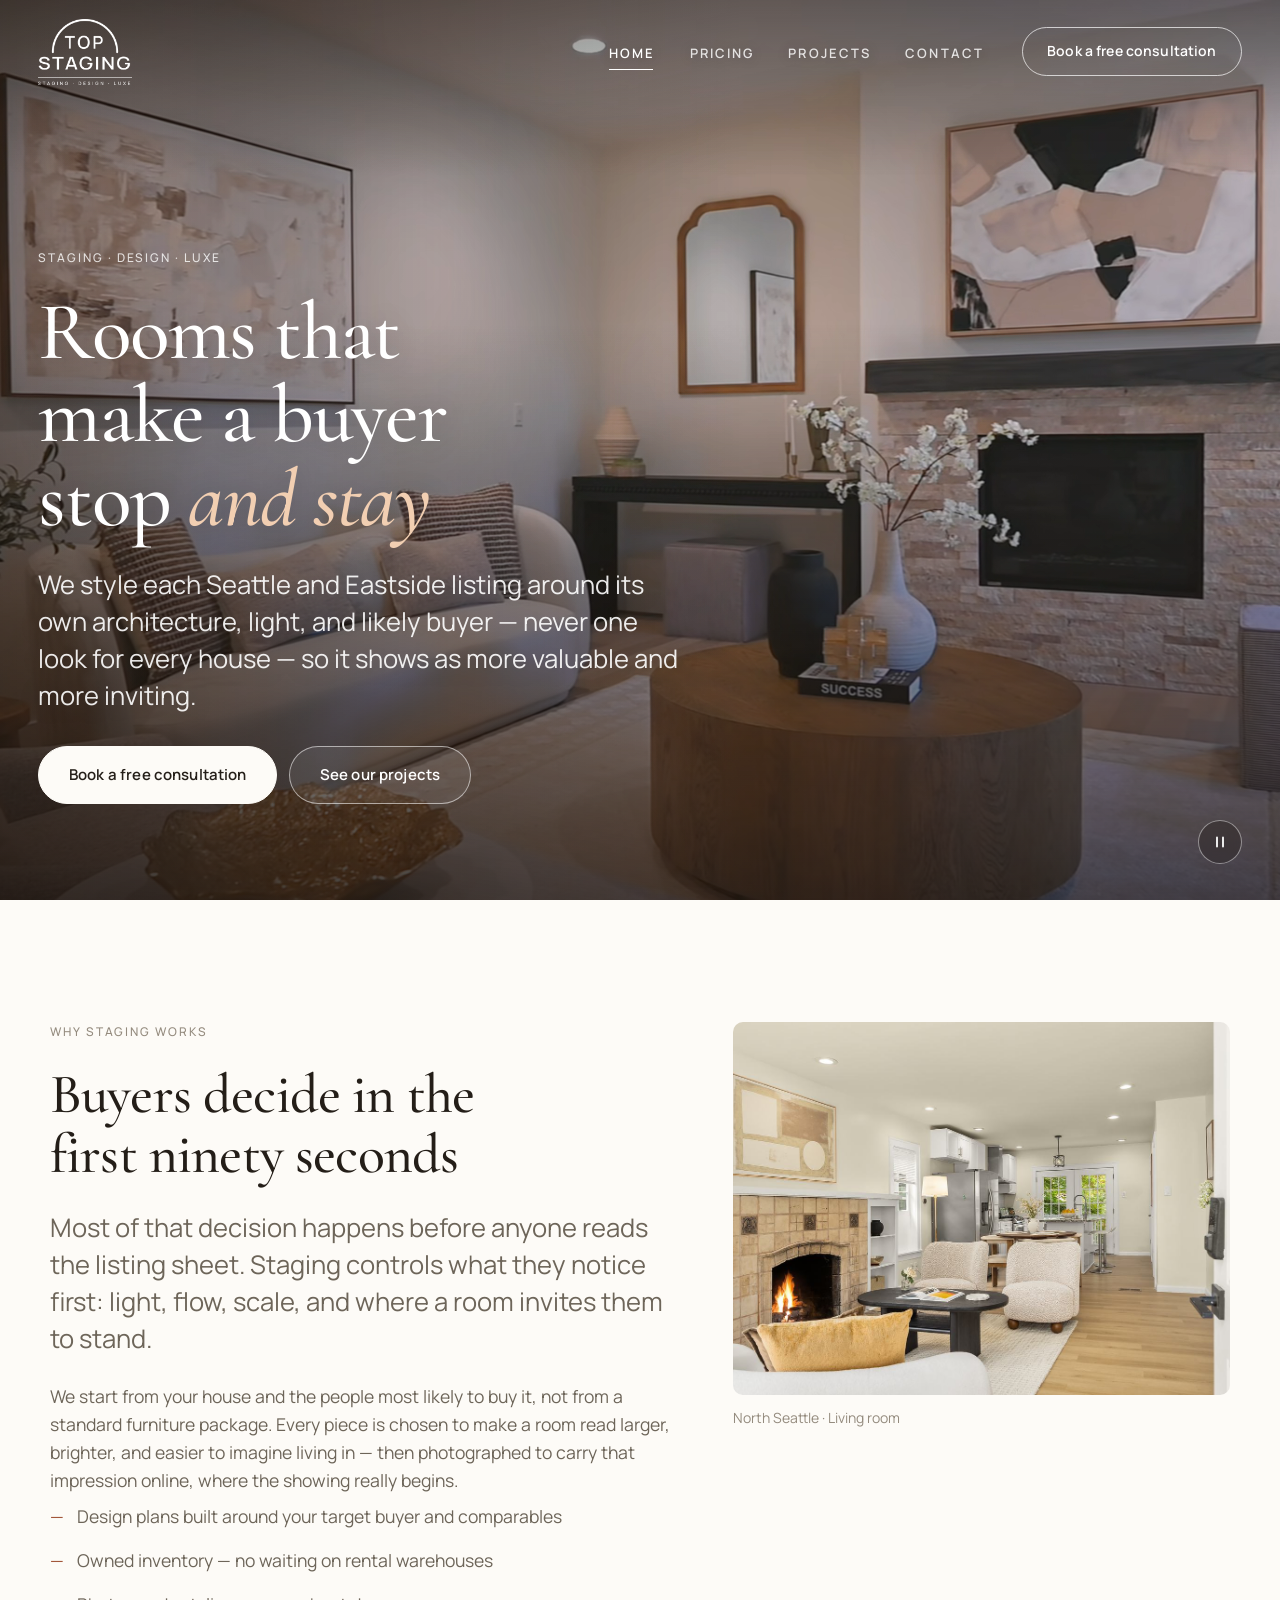
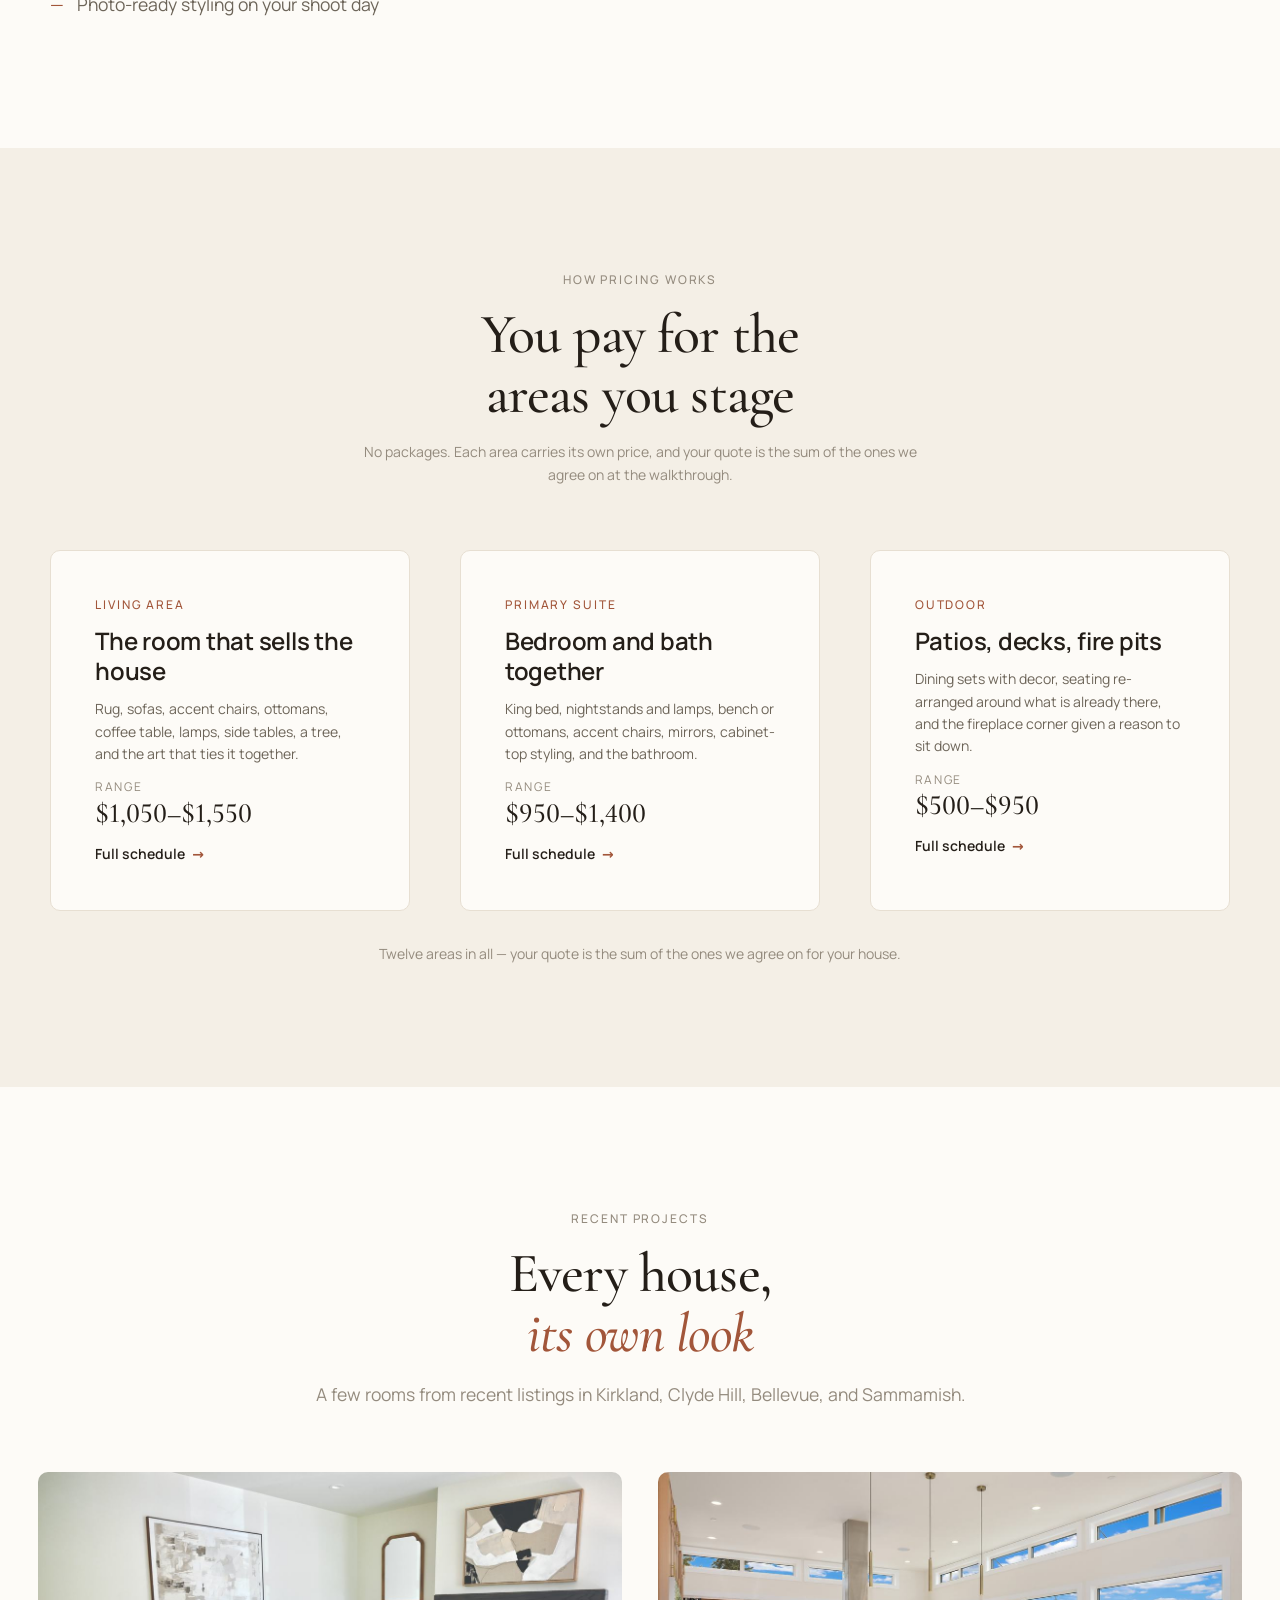
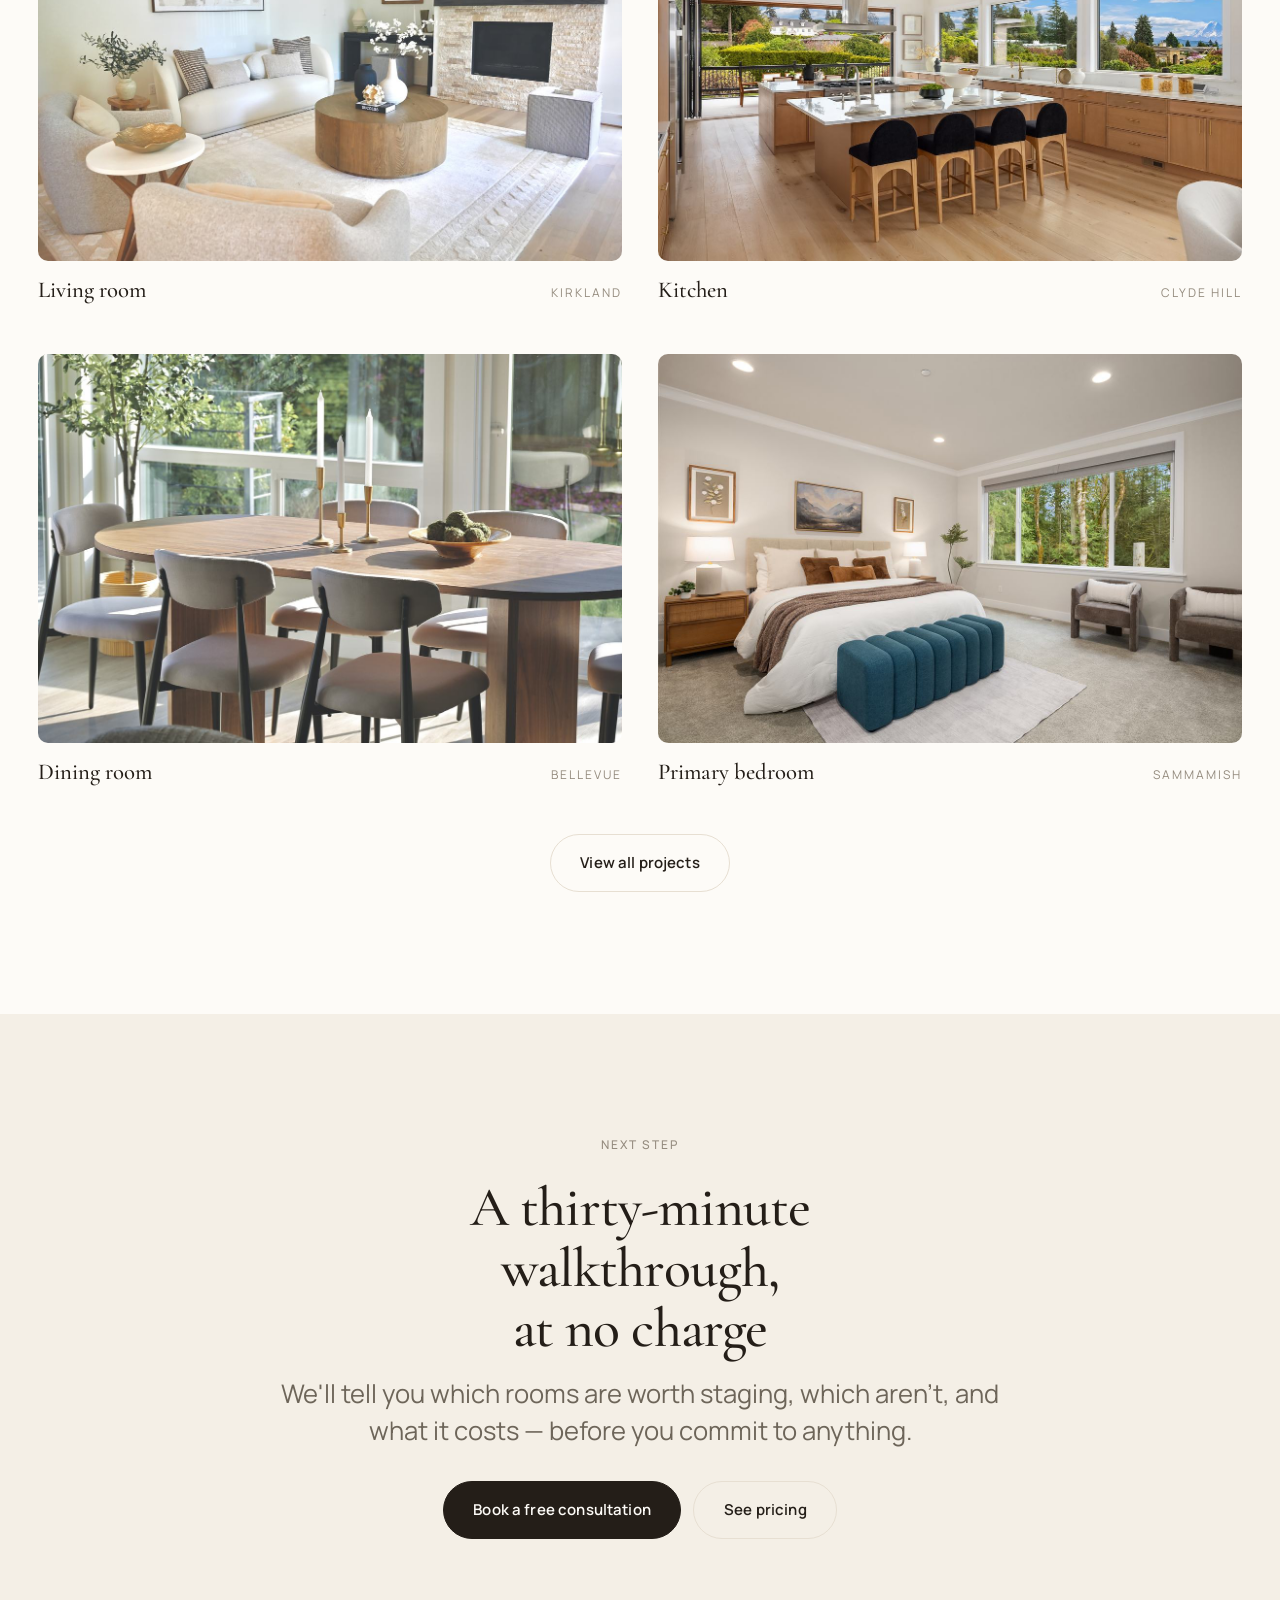
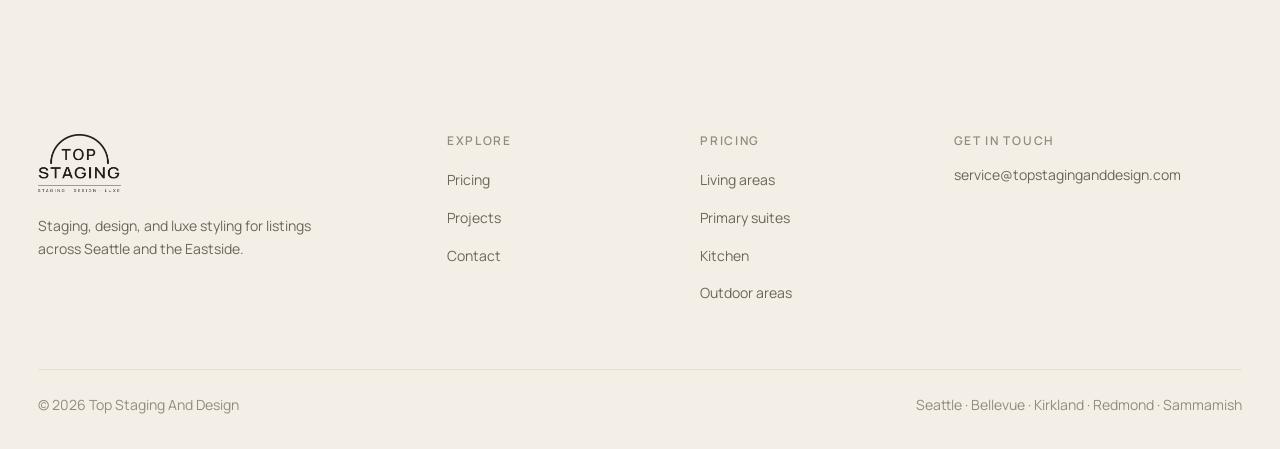
<file: index.html>
<!DOCTYPE html>
<html lang="en">
<head>
<meta charset="utf-8">
<meta name="viewport" content="width=device-width, initial-scale=1">
<title>Top Staging And Design — Home Staging in Seattle &amp; the Eastside</title>
<meta name="description" content="Area-based home staging for listings across Seattle, Bellevue, Kirkland, Redmond, Sammamish, Issaquah, and Bothell. You pay for the areas you stage. Free consultation.">
<link rel="canonical" href="https://www.topstaginganddesign.com/">
<meta property="og:type" content="website">
<meta property="og:site_name" content="Top Staging And Design">
<meta property="og:title" content="Top Staging And Design — Home Staging in Seattle &amp; the Eastside">
<meta property="og:description" content="Area-based home staging for listings across Seattle, Bellevue, Kirkland, Redmond, Sammamish, Issaquah, and Bothell. You pay for the areas you stage. Free consultation.">
<meta property="og:url" content="https://www.topstaginganddesign.com/">
<meta property="og:image" content="https://www.topstaginganddesign.com/images/hero.jpg">
<meta name="twitter:card" content="summary_large_image">
<meta name="theme-color" content="#fdfbf7" media="(prefers-color-scheme: light)">
<meta name="theme-color" content="#17120e" media="(prefers-color-scheme: dark)">
<link rel="icon" href="favicon.svg" type="image/svg+xml">
<link rel="preload" href="fonts/CormorantGaramond-500-normal-latin.woff2" as="font" type="font/woff2" crossorigin>
<link rel="preload" href="fonts/Manrope-normal-latin.woff2" as="font" type="font/woff2" crossorigin>
<link rel="preload" href="images/hero-poster.jpg" as="image" fetchpriority="high">
<link rel="stylesheet" href="css/style.css?v=62c5ef06">
<script src="js/main.js?v=265fa495" defer></script>
<script type="application/ld+json">
{
  "@context": "https://schema.org",
  "@type": "HomeAndConstructionBusiness",
  "name": "Top Staging And Design",
  "description": "Area-based home staging and property styling for listings across Seattle and the Eastside.",
  "url": "https://www.topstaginganddesign.com/",
  "image": "https://www.topstaginganddesign.com/images/hero.jpg",
  "logo": "https://www.topstaginganddesign.com/images/logo-arch.png",
  "email": "service@topstaginganddesign.com",
  "foundingDate": "2015",
  "areaServed": ["Seattle", "Bellevue", "Clyde Hill", "Kirkland", "Redmond", "Sammamish", "Issaquah", "Bothell", "Shoreline"],
  "address": { "@type": "PostalAddress", "addressLocality": "Seattle", "addressRegion": "WA", "addressCountry": "US" }
}
</script>
<!-- Google takes the site name shown in search results from this block. -->
<script type="application/ld+json">
{
  "@context": "https://schema.org",
  "@type": "WebSite",
  "name": "Top Staging And Design",
  "alternateName": ["Top Staging", "TopStagingAndDesign"],
  "url": "https://www.topstaginganddesign.com/"
}
</script>
</head>
<body>
<a class="skip" href="#main">Skip to content</a>
<header class="head-bar head-bar--over" data-stuck="false">
  <div class="wrap wrap--wide head-bar__in">
    <a class="brand" href="index.html">
      <img src="images/logo-arch.png" alt="Top Staging And Design" width="216" height="152" fetchpriority="high">
    </a>
    <button class="burger" type="button" aria-expanded="false" aria-controls="nav">
      <i aria-hidden="true"></i><i aria-hidden="true"></i><i aria-hidden="true"></i>
      <span class="vh">Menu</span>
    </button>
    <nav class="nav" id="nav" aria-label="Primary">
      <ul class="nav__list">
        <li><a class="nav__link" href="index.html" aria-current="page">Home</a></li>
        <li><a class="nav__link" href="services.html">Pricing</a></li>
        <li><a class="nav__link" href="portfolio.html">Projects</a></li>
        <li><a class="nav__link" href="contact.html">Contact</a></li>
      </ul>
      <a class="btn" href="contact.html">Book a free consultation</a>
    </nav>
  </div>
</header>
<main id="main">

<section class="hero">
  <div class="hero__media">
    <video class="hero__video" autoplay muted loop playsinline preload="auto" poster="images/hero-poster.jpg" aria-hidden="true">
      <!-- Large and high-density screens get the native 1440p cut; everything
           else, phones included, gets 1080p. AV1 first, H.264 for the rest. -->
      <source src="media/hero-1440.av1.mp4" type="video/mp4; codecs=av01.0.12M.08" media="(min-width: 1600px), (min-width: 1100px) and (min-resolution: 1.5dppx)">
      <source src="media/hero-1440.mp4" type="video/mp4" media="(min-width: 1600px), (min-width: 1100px) and (min-resolution: 1.5dppx)">
      <source src="media/hero-1080.av1.mp4" type="video/mp4; codecs=av01.0.08M.08">
      <source src="media/hero-1080.mp4" type="video/mp4">
    </video>
  </div>
  <div class="wrap wrap--wide hero__in">
    <span class="eyebrow">Staging &middot; Design &middot; Luxe</span>
    <h1 class="d1">Rooms that make a buyer stop <em>and stay</em></h1>
    <p class="lead hero__sub">We style each Seattle and Eastside listing around its own architecture, light, and likely buyer — never one look for every house — so it shows as more valuable and more inviting.</p>
    <div class="btns">
      <a class="btn" href="contact.html">Book a free consultation</a>
      <a class="btn btn--quiet" href="portfolio.html">See our projects</a>
    </div>
  </div>
  <button class="hero__toggle" type="button" aria-pressed="false" aria-label="Pause background video" hidden>
    <svg class="hero__icon hero__icon--pause" viewBox="0 0 16 16" aria-hidden="true"><path d="M5 3.5v9M11 3.5v9" stroke="currentColor" stroke-width="1.8" stroke-linecap="round"/></svg>
    <svg class="hero__icon hero__icon--play" viewBox="0 0 16 16" aria-hidden="true"><path d="M5.5 3.6v8.8a.5.5 0 0 0 .77.42l6.6-4.4a.5.5 0 0 0 0-.84l-6.6-4.4a.5.5 0 0 0-.77.42Z" fill="currentColor"/></svg>
  </button>
</section>

<section class="sec">
  <div class="wrap">
    <div class="cols cols--flip">
      <div class="stack">
        <span class="eyebrow">Why staging works</span>
        <h2 class="d2">Buyers decide in the first ninety seconds</h2>
        <p class="lead">Most of that decision happens before anyone reads the listing sheet. Staging controls what they notice first: light, flow, scale, and where a room invites them to stand.</p>
        <p class="body">We start from your house and the people most likely to buy it, not from a standard furniture package. Every piece is chosen to make a room read larger, brighter, and easier to imagine living in — then photographed to carry that impression online, where the showing really begins.</p>
        <ul class="list">
          <li>Design plans built around your target buyer and comparables</li>
          <li>Owned inventory — no waiting on rental warehouses</li>
          <li>Photo-ready styling on your shoot day</li>
        </ul>
      </div>
      <div>
        <figure class="figure figure--wide">
          <img src="images/projects/seattle-01.jpg" alt="Craftsman living room with a lit tiled fireplace, built-in shelves, and boucle armchairs" loading="lazy" decoding="async" width="1200" height="801">
        </figure>
        <p class="caption">North Seattle &middot; Living room</p>
      </div>
    </div>
  </div>
</section>

<section class="sec sec--oat">
  <div class="wrap">
    <div class="head head--center">
      <span class="eyebrow">How pricing works</span>
      <h2 class="d2">You pay for the areas you stage</h2>
    </div>
    <p class="body body--center center small muted" style="margin-top:var(--sp-4)">No packages. Each area carries its own price, and your quote is the sum of the ones we agree on at the walkthrough.</p>
    <div class="cols cols--3" style="margin-top:var(--sp-8)">
      <article class="item panel panel--paper">
        <span class="eyebrow">Living area</span>
        <h3 class="h3">The room that sells the house</h3>
        <p class="small">Rug, sofas, accent chairs, ottomans, coffee table, lamps, side tables, a tree, and the art that ties it together.</p>
        <span class="item__price"><small>Range</small>$1,050&ndash;$1,550</span>
        <a class="tlink" href="services.html#living">Full schedule</a>
      </article>
      <article class="item panel panel--paper">
        <span class="eyebrow">Primary suite</span>
        <h3 class="h3">Bedroom and bath together</h3>
        <p class="small">King bed, nightstands and lamps, bench or ottomans, accent chairs, mirrors, cabinet-top styling, and the bathroom.</p>
        <span class="item__price"><small>Range</small>$950&ndash;$1,400</span>
        <a class="tlink" href="services.html#primary">Full schedule</a>
      </article>
      <article class="item panel panel--paper">
        <span class="eyebrow">Outdoor</span>
        <h3 class="h3">Patios, decks, fire pits</h3>
        <p class="small">Dining sets with decor, seating re-arranged around what is already there, and the fireplace corner given a reason to sit down.</p>
        <span class="item__price"><small>Range</small>$500&ndash;$950</span>
        <a class="tlink" href="services.html#patio">Full schedule</a>
      </article>
    </div>
    <p class="center small muted" style="margin-top:var(--sp-6)">Twelve areas in all — your quote is the sum of the ones we agree on for your house.</p>
  </div>
</section>

<section class="sec">
  <div class="wrap wrap--wide">
    <div class="head head--center">
      <span class="eyebrow">Recent projects</span>
      <h2 class="d2">Every house, <em>its own look</em></h2>
    </div>
    <p class="body body--center center muted" style="margin-top:var(--sp-4)">A few rooms from recent listings in Kirkland, Clyde Hill, Bellevue, and Sammamish.</p>
    <div class="gallery gallery--home" style="margin-top:var(--sp-8)">
      <figure class="shot shot--static">
        <div class="shot__img"><img src="images/projects/kirkland-15.jpg" alt="Living room staged by Top Staging And Design at the Kirkland project" loading="lazy" decoding="async" width="1200" height="801"></div>
        <figcaption><b>Living room</b><span>Kirkland</span></figcaption>
      </figure>
      <figure class="shot shot--static">
        <div class="shot__img"><img src="images/projects/clydehill-03.jpg" alt="Kitchen staged by Top Staging And Design at the Clyde Hill project" loading="lazy" decoding="async" width="1200" height="801"></div>
        <figcaption><b>Kitchen</b><span>Clyde Hill</span></figcaption>
      </figure>
      <figure class="shot shot--static">
        <div class="shot__img"><img src="images/projects/bellevue-15.jpg" alt="Dining room staged by Top Staging And Design at the Bellevue project" loading="lazy" decoding="async" width="1200" height="801"></div>
        <figcaption><b>Dining room</b><span>Bellevue</span></figcaption>
      </figure>
      <figure class="shot shot--static">
        <div class="shot__img"><img src="images/projects/sammamish-08.jpg" alt="Primary bedroom staged by Top Staging And Design at the Sammamish project" loading="lazy" decoding="async" width="1200" height="800"></div>
        <figcaption><b>Primary bedroom</b><span>Sammamish</span></figcaption>
      </figure>
    </div>
    <div class="btns" style="margin-top:var(--sp-7);justify-content:center">
      <a class="btn btn--quiet" href="portfolio.html">View all projects</a>
    </div>
  </div>
</section>

</main>
<section class="sec sec--oat">
  <div class="wrap cta">
    <span class="eyebrow">Next step</span>
    <h2 class="d2" style="margin-top:var(--sp-5)">A thirty-minute walkthrough, at no charge</h2>
    <p class="lead">We'll tell you which rooms are worth staging, which aren't, and what it costs — before you commit to anything.</p>
    <div class="btns">
      <a class="btn" href="contact.html">Book a free consultation</a>
      <a class="btn btn--quiet" href="services.html">See pricing</a>
    </div>
  </div>
</section>
<footer class="foot">
  <div class="wrap wrap--wide">
    <div class="foot__grid">
      <div>
        <a class="brand" href="index.html">
      <img src="images/logo-arch.png" alt="Top Staging And Design" width="216" height="152" loading="lazy">
    </a>
        <p class="foot__say">Staging, design, and luxe styling for listings across Seattle and the Eastside.</p>
      </div>
      <div>
        <h3>Explore</h3>
        <ul>
          <li><a href="services.html">Pricing</a></li>
          <li><a href="portfolio.html">Projects</a></li>
          <li><a href="contact.html">Contact</a></li>
        </ul>
      </div>
      <div>
        <h3>Pricing</h3>
        <ul>
          <li><a href="services.html#living">Living areas</a></li>
          <li><a href="services.html#primary">Primary suites</a></li>
          <li><a href="services.html#kitchen">Kitchen</a></li>
          <li><a href="services.html#patio">Outdoor areas</a></li>
        </ul>
      </div>
      <div>
        <h3>Get in touch</h3>
        <address>
          <a href="mailto:service@topstaginganddesign.com">service@topstaginganddesign.com</a>
        </address>
      </div>
    </div>
    <div class="foot__end">
      <p>&copy; <span data-year>2026</span> Top Staging And Design</p>
      <p>Seattle &middot; Bellevue &middot; Kirkland &middot; Redmond &middot; Sammamish</p>
    </div>
  </div>
</footer>
</body>
</html>
</file>
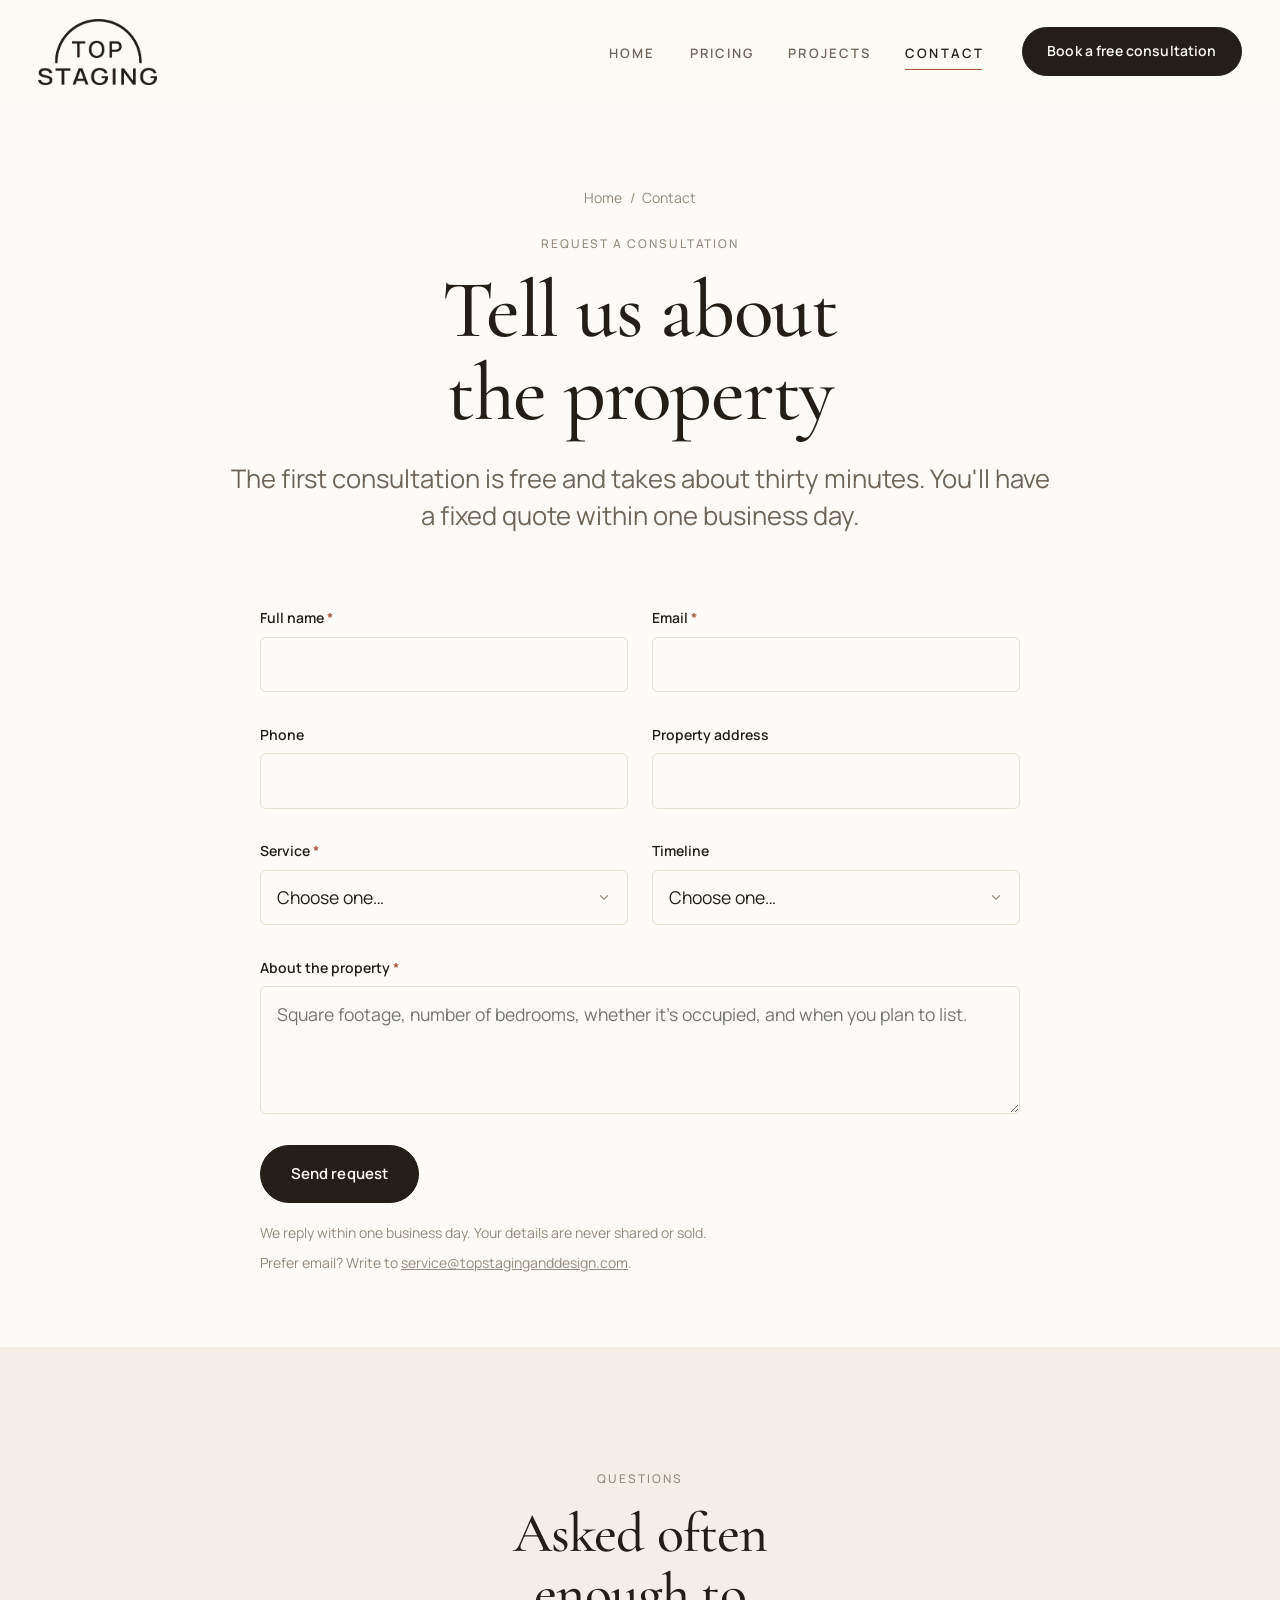
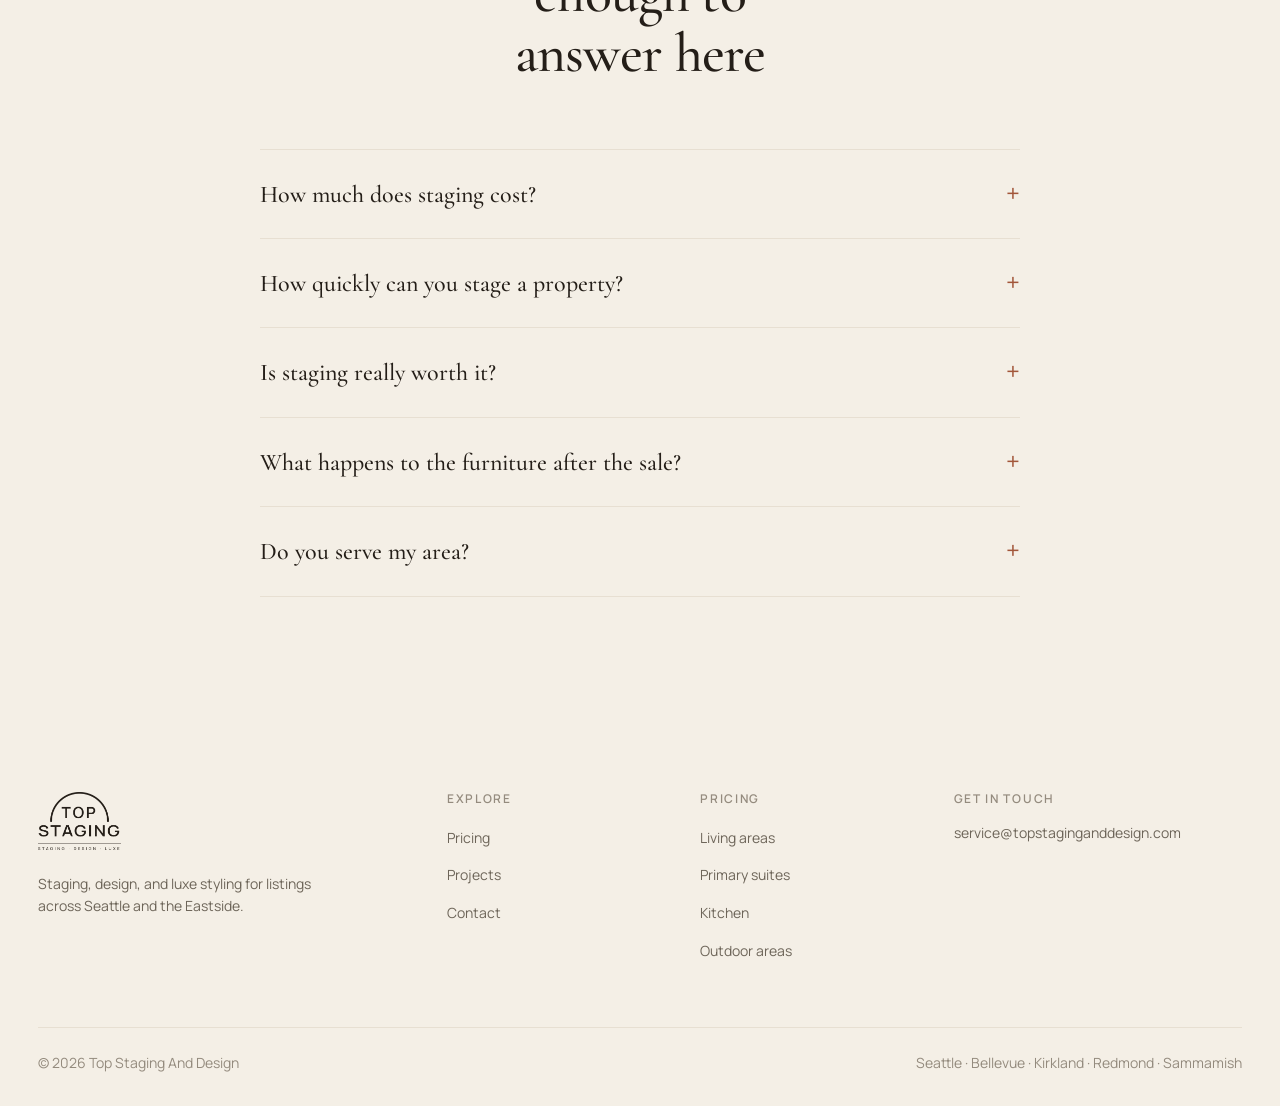
<file: contact.html>
<!DOCTYPE html>
<html lang="en">
<head>
<meta charset="utf-8">
<meta name="viewport" content="width=device-width, initial-scale=1">
<title>Contact — Top Staging And Design</title>
<meta name="description" content="Book a free 30-minute staging consultation in Seattle or on the Eastside. Tell us about the property and we will come back with a fixed quote within one business day.">
<link rel="canonical" href="https://www.topstaginganddesign.com/contact">
<meta property="og:type" content="website">
<meta property="og:site_name" content="Top Staging And Design">
<meta property="og:title" content="Contact — Top Staging And Design">
<meta property="og:description" content="Book a free 30-minute staging consultation in Seattle or on the Eastside. Tell us about the property and we will come back with a fixed quote within one business day.">
<meta property="og:url" content="https://www.topstaginganddesign.com/contact">
<meta property="og:image" content="https://www.topstaginganddesign.com/images/projects/seattle-04.jpg">
<meta name="twitter:card" content="summary_large_image">
<meta name="theme-color" content="#fdfbf7" media="(prefers-color-scheme: light)">
<meta name="theme-color" content="#17120e" media="(prefers-color-scheme: dark)">
<link rel="icon" href="favicon.svg" type="image/svg+xml">
<link rel="preload" href="fonts/CormorantGaramond-500-normal-latin.woff2" as="font" type="font/woff2" crossorigin>
<link rel="preload" href="fonts/Manrope-normal-latin.woff2" as="font" type="font/woff2" crossorigin>
<link rel="stylesheet" href="css/style.css?v=62c5ef06">
<script src="js/main.js?v=265fa495" defer></script>
</head>
<body>
<a class="skip" href="#main">Skip to content</a>
<header class="head-bar" data-stuck="false">
  <div class="wrap wrap--wide head-bar__in">
    <a class="brand" href="index.html">
      <img src="images/logo-arch-mark.png" alt="Top Staging And Design" width="231" height="129" fetchpriority="high">
    </a>
    <button class="burger" type="button" aria-expanded="false" aria-controls="nav">
      <i aria-hidden="true"></i><i aria-hidden="true"></i><i aria-hidden="true"></i>
      <span class="vh">Menu</span>
    </button>
    <nav class="nav" id="nav" aria-label="Primary">
      <ul class="nav__list">
        <li><a class="nav__link" href="index.html">Home</a></li>
        <li><a class="nav__link" href="services.html">Pricing</a></li>
        <li><a class="nav__link" href="portfolio.html">Projects</a></li>
        <li><a class="nav__link" href="contact.html" aria-current="page">Contact</a></li>
      </ul>
      <a class="btn" href="contact.html">Book a free consultation</a>
    </nav>
  </div>
</header>
<main id="main">

<section class="opener">
  <div class="wrap">
    <ol class="crumbs"><li><a href="index.html">Home</a></li><li aria-current="page">Contact</li></ol>
    <span class="eyebrow">Request a consultation</span>
    <h1 class="d1">Tell us about the property</h1>
    <p class="lead">The first consultation is free and takes about thirty minutes. You'll have a fixed quote within one business day.</p>
  </div>
</section>

<section class="sec sec--half">
  <div class="wrap wrap--slim">
      <div>
        <form class="form" id="contact-form" action="https://api.web3forms.com/submit" method="POST" novalidate>
          <!-- Web3Forms delivers each request to the inbox the key was created
               for. The key is public by design; it can only send to that inbox. -->
          <input type="hidden" name="access_key" value="ef1e10eb-7656-4cd2-bb28-2e5c56e83247">
          <input type="hidden" name="subject" value="New consultation request — topstaginganddesign.com">
          <input type="hidden" name="from_name" value="Top Staging And Design website">
          <input type="checkbox" name="botcheck" tabindex="-1" autocomplete="off" aria-hidden="true" style="display:none">
          <div class="f">
            <label for="name">Full name <i aria-hidden="true">*</i></label>
            <input id="name" name="name" type="text" autocomplete="name" required minlength="2">
            <p class="err" id="name-err" aria-live="polite"></p>
          </div>
          <div class="f">
            <label for="email">Email <i aria-hidden="true">*</i></label>
            <input id="email" name="email" type="email" autocomplete="email" required>
            <p class="err" id="email-err" aria-live="polite"></p>
          </div>
          <div class="f">
            <label for="phone">Phone</label>
            <input id="phone" name="phone" type="tel" autocomplete="tel" inputmode="tel">
            <p class="err" aria-live="polite"></p>
          </div>
          <div class="f">
            <label for="address">Property address</label>
            <input id="address" name="address" type="text" autocomplete="street-address">
            <p class="err" aria-live="polite"></p>
          </div>
          <div class="f">
            <label for="service">Service <i aria-hidden="true">*</i></label>
            <select id="service" name="service" required>
              <option value="">Choose one&hellip;</option>
              <option>Whole home &mdash; most areas</option>
              <option>Main floor only</option>
              <option>Living and dining areas</option>
              <option>Primary suite</option>
              <option>Bedrooms and guest rooms</option>
              <option>Outdoor areas</option>
              <option>Consultation only</option>
              <option>Not sure yet</option>
            </select>
            <p class="err" aria-live="polite"></p>
          </div>
          <div class="f">
            <label for="timeline">Timeline</label>
            <select id="timeline" name="timeline">
              <option value="">Choose one&hellip;</option>
              <option>As soon as possible</option>
              <option>Within 2 weeks</option>
              <option>2&ndash;4 weeks</option>
              <option>More than a month out</option>
            </select>
            <p class="err" aria-live="polite"></p>
          </div>
          <div class="f f--wide">
            <label for="message">About the property <i aria-hidden="true">*</i></label>
            <textarea id="message" name="message" required minlength="10" placeholder="Square footage, number of bedrooms, whether it's occupied, and when you plan to list."></textarea>
            <p class="err" aria-live="polite"></p>
          </div>
          <div class="f f--wide">
            <button class="btn" type="submit" style="align-self:start">Send request</button>
            <p class="form__err" id="form-err" role="alert" hidden>We couldn't send your request just now. Please try again, or email <a href="mailto:service@topstaginganddesign.com">service@topstaginganddesign.com</a>.</p>
            <p class="small muted" style="margin-top:var(--sp-3)">We reply within one business day. Your details are never shared or sold.</p>
            <p class="small muted">Prefer email? Write to <a href="mailto:service@topstaginganddesign.com">service@topstaginganddesign.com</a>.</p>
          </div>
        </form>

        <div class="sent" id="sent" role="status" tabindex="-1" hidden>
          <b>Thank you — your request is in.</b>
          <p>We'll be in touch within one business day to arrange the walkthrough.</p>
        </div>
      </div>
  </div>
</section>

<section class="sec sec--oat">
  <div class="wrap wrap--slim">
    <div class="head head--center">
      <span class="eyebrow">Questions</span>
      <h2 class="d2">Asked often enough to answer here</h2>
    </div>
    <div class="faq" style="margin-top:var(--sp-8)">
      <details>
        <summary>How much does staging cost?</summary>
        <div><p>We price by area, so you pay for the rooms you stage rather than a package. A living area runs $1,050&ndash;$1,550, a primary suite with its bath $950&ndash;$1,400. The <a href="services.html">full schedule</a> lists every area and what each one includes.</p></div>
      </details>
      <details>
        <summary>How quickly can you stage a property?</summary>
        <div><p>Most homes are installed within 72 hours of you approving the plan, and the install itself takes one day. Large estates take two. We keep a few rush slots open each week for listings on a hard deadline.</p></div>
      </details>
      <details>
        <summary>Is staging really worth it?</summary>
        <div><p>Staged homes photograph better, show better, and tend to go under contract sooner than comparable empty or lived-in listings. Staging almost always costs less than the first price reduction it prevents.</p></div>
      </details>
      <details>
        <summary>What happens to the furniture after the sale?</summary>
        <div><p>We collect everything within 48 hours of closing and leave the property clean. If the buyer wants to keep specific pieces, we can usually arrange a purchase.</p></div>
      </details>
      <details>
        <summary>Do you serve my area?</summary>
        <div><p>Yes. We serve Seattle, the Eastside, and all the neighboring areas.</p></div>
      </details>
    </div>
  </div>
</section>

</main>
<footer class="foot">
  <div class="wrap wrap--wide">
    <div class="foot__grid">
      <div>
        <a class="brand" href="index.html">
      <img src="images/logo-arch.png" alt="Top Staging And Design" width="216" height="152" loading="lazy">
    </a>
        <p class="foot__say">Staging, design, and luxe styling for listings across Seattle and the Eastside.</p>
      </div>
      <div>
        <h3>Explore</h3>
        <ul>
          <li><a href="services.html">Pricing</a></li>
          <li><a href="portfolio.html">Projects</a></li>
          <li><a href="contact.html">Contact</a></li>
        </ul>
      </div>
      <div>
        <h3>Pricing</h3>
        <ul>
          <li><a href="services.html#living">Living areas</a></li>
          <li><a href="services.html#primary">Primary suites</a></li>
          <li><a href="services.html#kitchen">Kitchen</a></li>
          <li><a href="services.html#patio">Outdoor areas</a></li>
        </ul>
      </div>
      <div>
        <h3>Get in touch</h3>
        <address>
          <a href="mailto:service@topstaginganddesign.com">service@topstaginganddesign.com</a>
        </address>
      </div>
    </div>
    <div class="foot__end">
      <p>&copy; <span data-year>2026</span> Top Staging And Design</p>
      <p>Seattle &middot; Bellevue &middot; Kirkland &middot; Redmond &middot; Sammamish</p>
    </div>
  </div>
</footer>
</body>
</html>
</file>
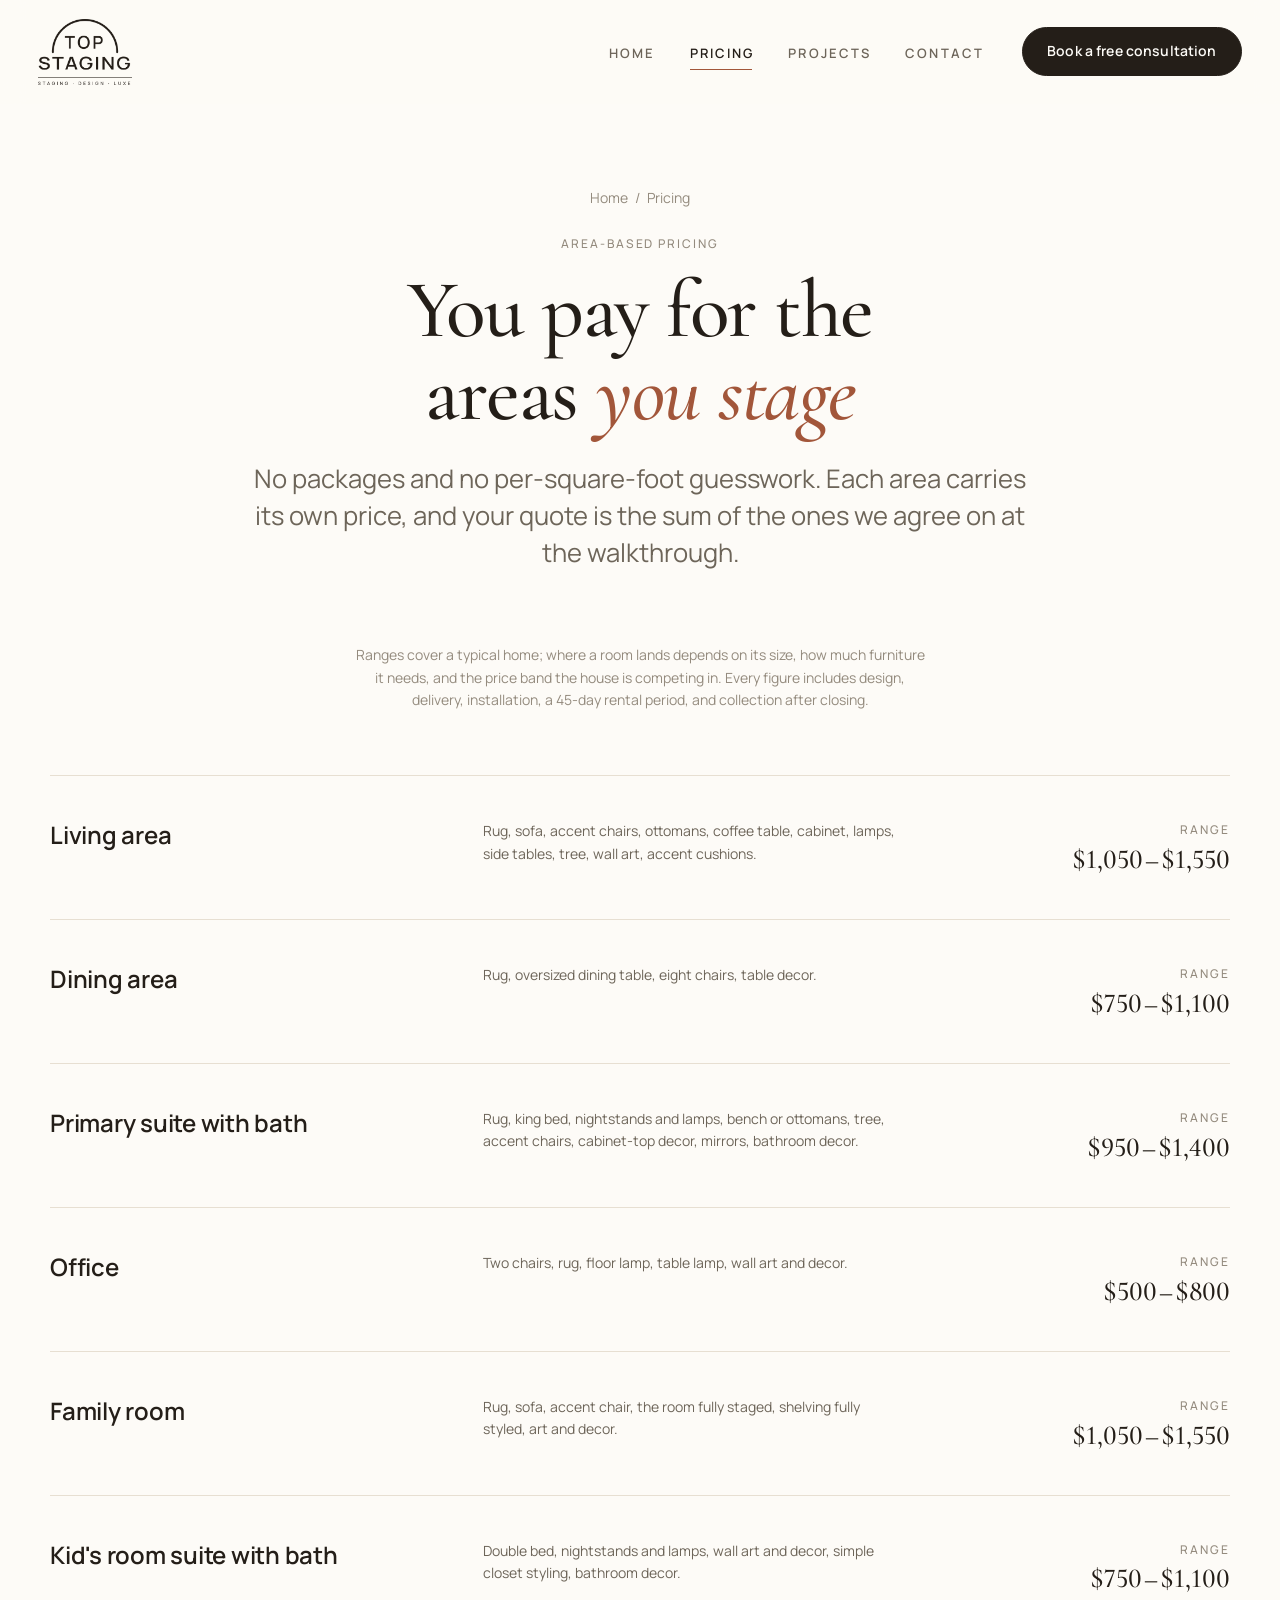
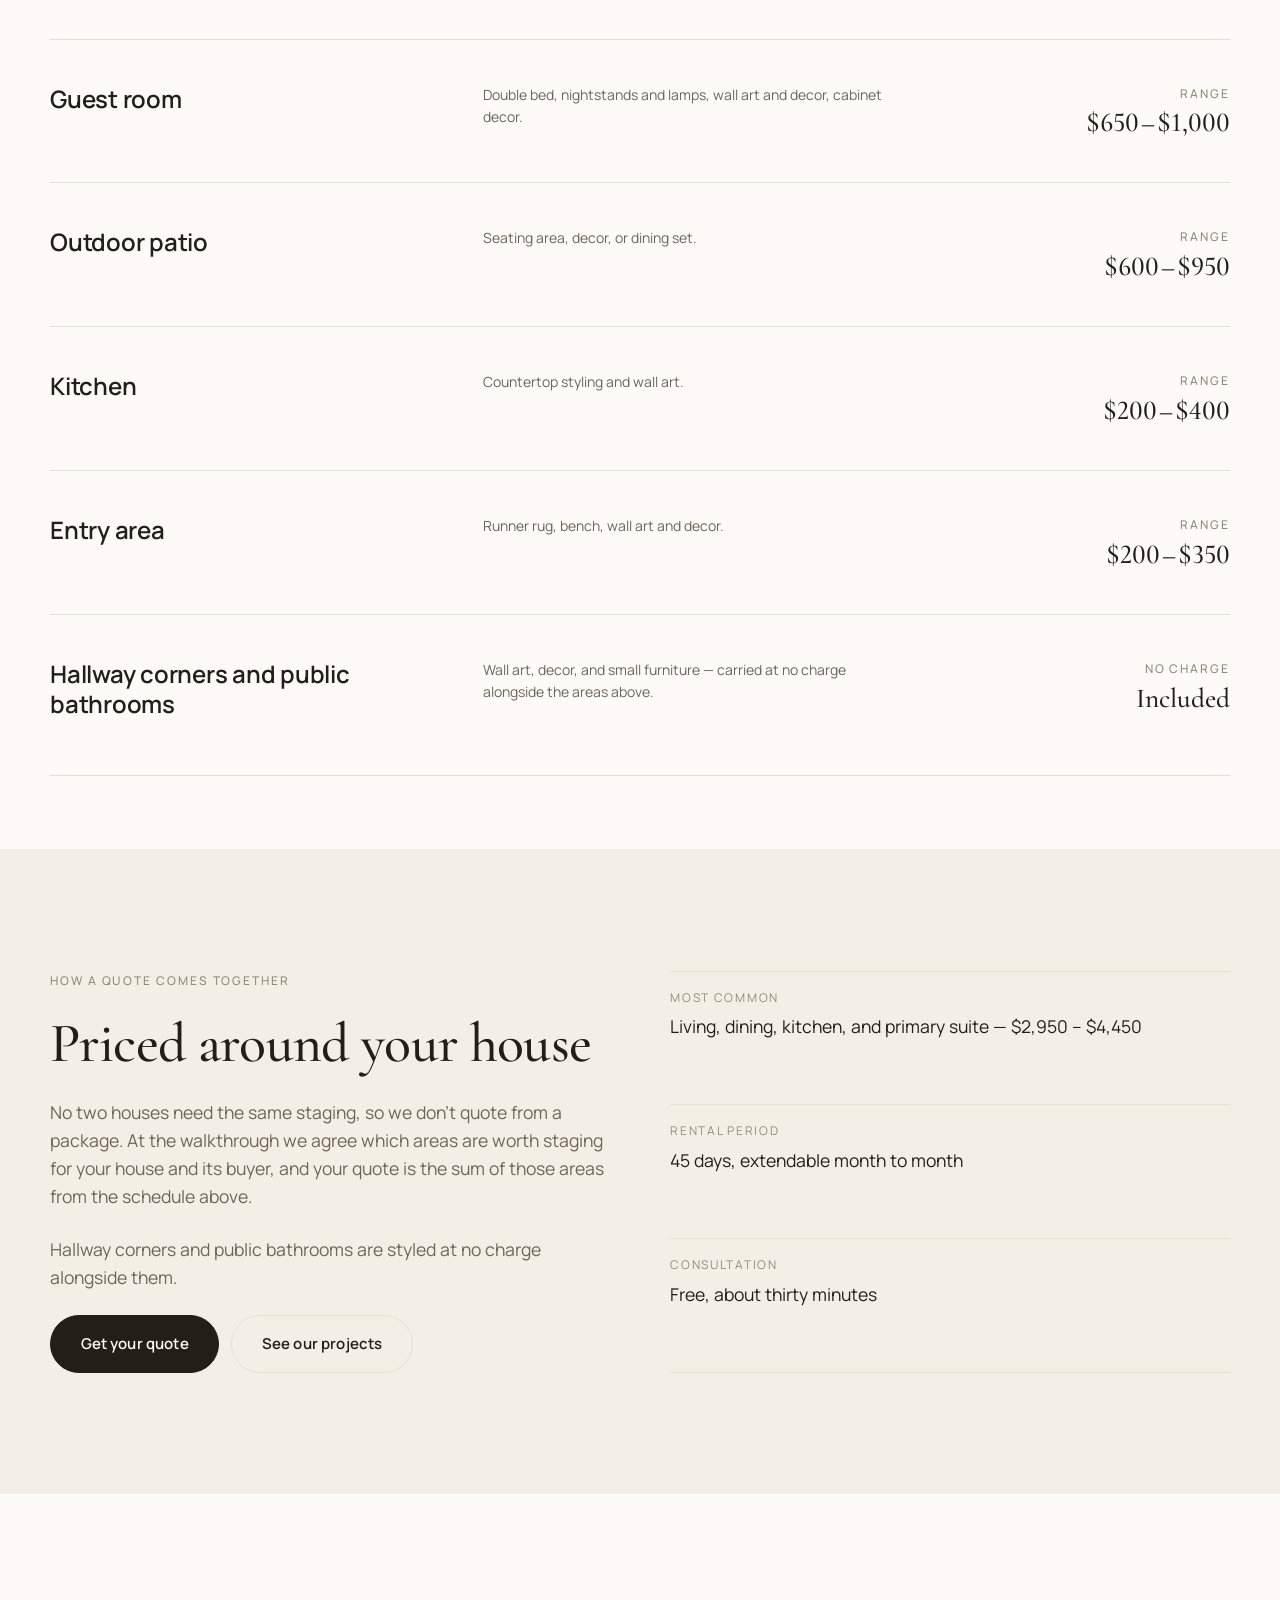
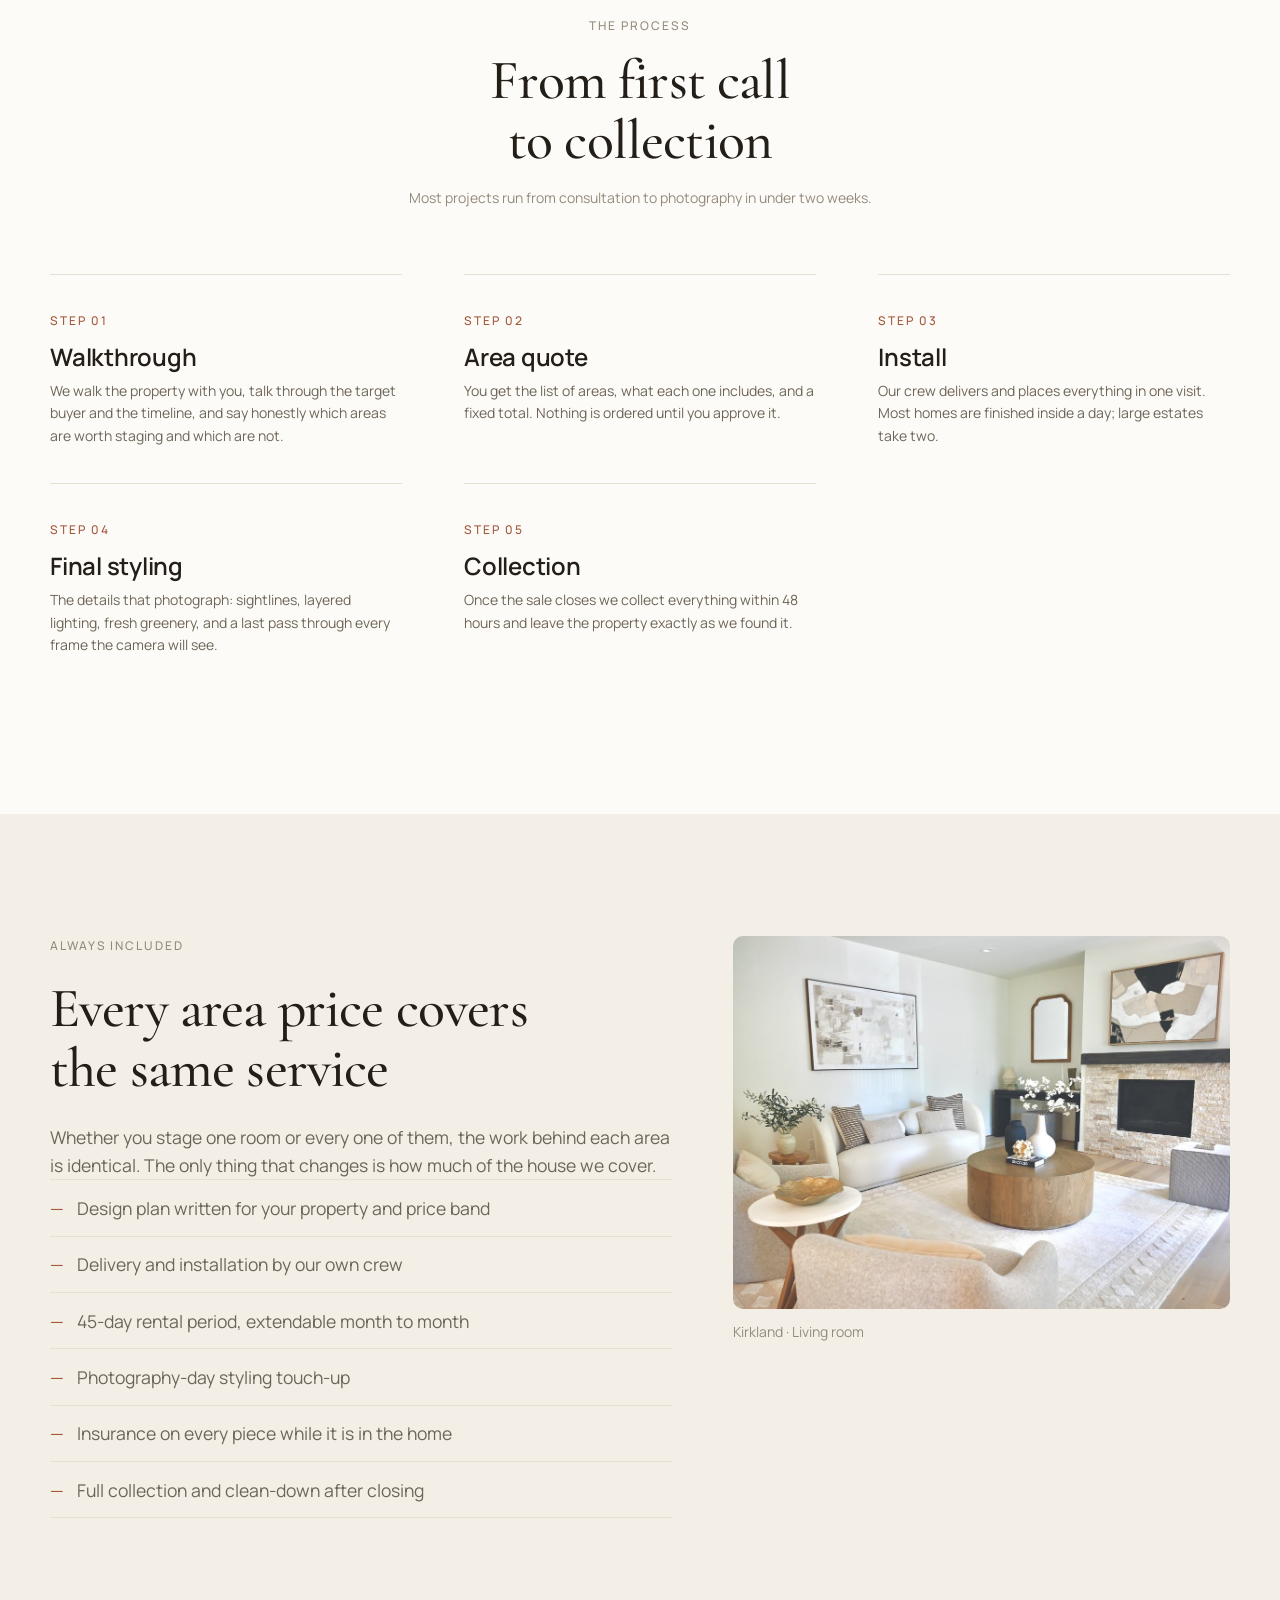
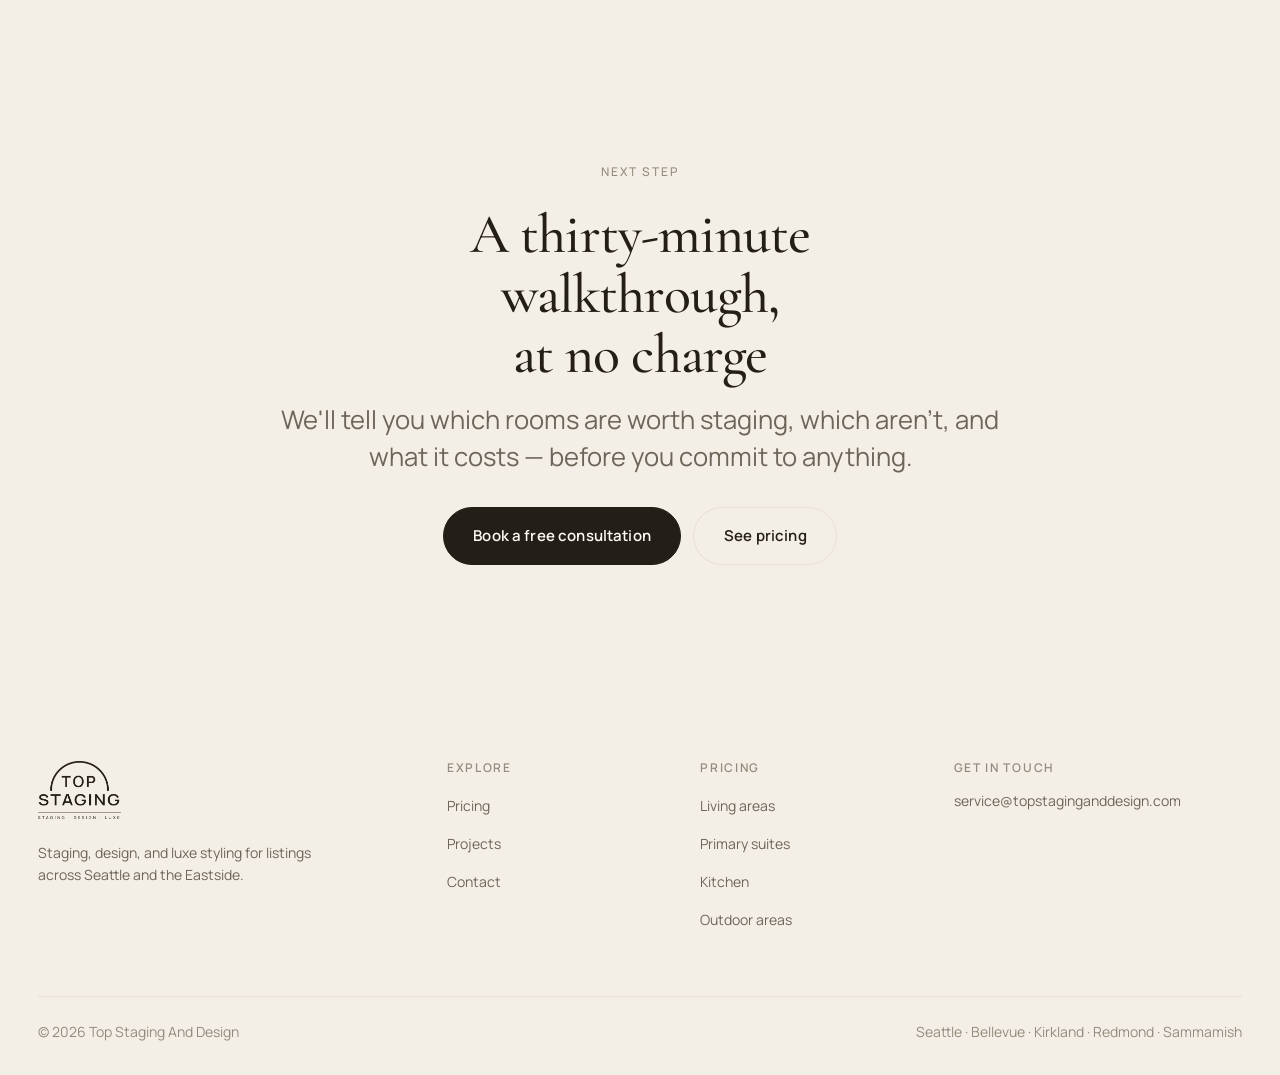
<file: services.html>
<!DOCTYPE html>
<html lang="en">
<head>
<meta charset="utf-8">
<meta name="viewport" content="width=device-width, initial-scale=1">
<title>Pricing — Top Staging And Design</title>
<meta name="description" content="Area-based staging prices for Seattle and the Eastside. You pay for the areas you stage, quoted after the walkthrough.">
<link rel="canonical" href="https://www.topstaginganddesign.com/services">
<meta property="og:type" content="website">
<meta property="og:site_name" content="Top Staging And Design">
<meta property="og:title" content="Pricing — Top Staging And Design">
<meta property="og:description" content="Area-based staging prices for Seattle and the Eastside. You pay for the areas you stage, quoted after the walkthrough.">
<meta property="og:url" content="https://www.topstaginganddesign.com/services">
<meta property="og:image" content="https://www.topstaginganddesign.com/images/hero.jpg">
<meta name="twitter:card" content="summary_large_image">
<meta name="theme-color" content="#fdfbf7" media="(prefers-color-scheme: light)">
<meta name="theme-color" content="#17120e" media="(prefers-color-scheme: dark)">
<link rel="icon" href="favicon.svg" type="image/svg+xml">
<link rel="preload" href="fonts/CormorantGaramond-500-normal-latin.woff2" as="font" type="font/woff2" crossorigin>
<link rel="preload" href="fonts/Manrope-normal-latin.woff2" as="font" type="font/woff2" crossorigin>
<link rel="stylesheet" href="css/style.css?v=62c5ef06">
<script src="js/main.js?v=265fa495" defer></script>
</head>
<body>
<a class="skip" href="#main">Skip to content</a>
<header class="head-bar" data-stuck="false">
  <div class="wrap wrap--wide head-bar__in">
    <a class="brand" href="index.html">
      <img src="images/logo-arch.png" alt="Top Staging And Design" width="216" height="152" fetchpriority="high">
    </a>
    <button class="burger" type="button" aria-expanded="false" aria-controls="nav">
      <i aria-hidden="true"></i><i aria-hidden="true"></i><i aria-hidden="true"></i>
      <span class="vh">Menu</span>
    </button>
    <nav class="nav" id="nav" aria-label="Primary">
      <ul class="nav__list">
        <li><a class="nav__link" href="index.html">Home</a></li>
        <li><a class="nav__link" href="services.html" aria-current="page">Pricing</a></li>
        <li><a class="nav__link" href="portfolio.html">Projects</a></li>
        <li><a class="nav__link" href="contact.html">Contact</a></li>
      </ul>
      <a class="btn" href="contact.html">Book a free consultation</a>
    </nav>
  </div>
</header>
<main id="main">

<section class="opener">
  <div class="wrap">
    <ol class="crumbs"><li><a href="index.html">Home</a></li><li aria-current="page">Pricing</li></ol>
    <span class="eyebrow">Area-based pricing</span>
    <h1 class="d1">You pay for the areas <em>you stage</em></h1>
    <p class="lead">No packages and no per-square-foot guesswork. Each area carries its own price, and your quote is the sum of the ones we agree on at the walkthrough.</p>
  </div>
</section>

<section class="sec sec--half">
  <div class="wrap">
    <p class="body body--center center small muted">Ranges cover a typical home; where a room lands depends on its size, how much furniture it needs, and the price band the house is competing in. Every figure includes design, delivery, installation, a 45-day rental period, and collection after closing.</p>
    <div class="rows" style="margin-top:var(--sp-8)">
      <article class="row" id="living">
        <div class="row__lede">
          <h3 class="h3">Living area</h3>
        </div>
        <p class="row__inc">Rug, sofa, accent chairs, ottomans, coffee table, cabinet, lamps, side tables, tree, wall art, accent cushions.</p>
        <div class="row__tag"><span class="eyebrow">Range</span><b>$1,050<span class="row__to">&ndash;</span>$1,550</b></div>
      </article>
      <article class="row" id="dining">
        <div class="row__lede">
          <h3 class="h3">Dining area</h3>
        </div>
        <p class="row__inc">Rug, oversized dining table, eight chairs, table decor.</p>
        <div class="row__tag"><span class="eyebrow">Range</span><b>$750<span class="row__to">&ndash;</span>$1,100</b></div>
      </article>
      <article class="row" id="primary">
        <div class="row__lede">
          <h3 class="h3">Primary suite with bath</h3>
        </div>
        <p class="row__inc">Rug, king bed, nightstands and lamps, bench or ottomans, tree, accent chairs, cabinet-top decor, mirrors, bathroom decor.</p>
        <div class="row__tag"><span class="eyebrow">Range</span><b>$950<span class="row__to">&ndash;</span>$1,400</b></div>
      </article>
      <article class="row" id="office">
        <div class="row__lede">
          <h3 class="h3">Office</h3>
        </div>
        <p class="row__inc">Two chairs, rug, floor lamp, table lamp, wall art and decor.</p>
        <div class="row__tag"><span class="eyebrow">Range</span><b>$500<span class="row__to">&ndash;</span>$800</b></div>
      </article>
      <article class="row" id="family">
        <div class="row__lede">
          <h3 class="h3">Family room</h3>
        </div>
        <p class="row__inc">Rug, sofa, accent chair, the room fully staged, shelving fully styled, art and decor.</p>
        <div class="row__tag"><span class="eyebrow">Range</span><b>$1,050<span class="row__to">&ndash;</span>$1,550</b></div>
      </article>
      <article class="row" id="kids">
        <div class="row__lede">
          <h3 class="h3">Kid's room suite with bath</h3>
        </div>
        <p class="row__inc">Double bed, nightstands and lamps, wall art and decor, simple closet styling, bathroom decor.</p>
        <div class="row__tag"><span class="eyebrow">Range</span><b>$750<span class="row__to">&ndash;</span>$1,100</b></div>
      </article>
      <article class="row" id="guest">
        <div class="row__lede">
          <h3 class="h3">Guest room</h3>
        </div>
        <p class="row__inc">Double bed, nightstands and lamps, wall art and decor, cabinet decor.</p>
        <div class="row__tag"><span class="eyebrow">Range</span><b>$650<span class="row__to">&ndash;</span>$1,000</b></div>
      </article>
      <article class="row" id="patio">
        <div class="row__lede">
          <h3 class="h3">Outdoor patio</h3>
        </div>
        <p class="row__inc">Seating area, decor, or dining set.</p>
        <div class="row__tag"><span class="eyebrow">Range</span><b>$600<span class="row__to">&ndash;</span>$950</b></div>
      </article>
      <article class="row" id="kitchen">
        <div class="row__lede">
          <h3 class="h3">Kitchen</h3>
        </div>
        <p class="row__inc">Countertop styling and wall art.</p>
        <div class="row__tag"><span class="eyebrow">Range</span><b>$200<span class="row__to">&ndash;</span>$400</b></div>
      </article>
      <article class="row" id="entry">
        <div class="row__lede">
          <h3 class="h3">Entry area</h3>
        </div>
        <p class="row__inc">Runner rug, bench, wall art and decor.</p>
        <div class="row__tag"><span class="eyebrow">Range</span><b>$200<span class="row__to">&ndash;</span>$350</b></div>
      </article>
      <article class="row" id="extras">
        <div class="row__lede">
          <h3 class="h3">Hallway corners and public bathrooms</h3>
        </div>
        <p class="row__inc">Wall art, decor, and small furniture — carried at no charge alongside the areas above.</p>
        <div class="row__tag"><span class="eyebrow">No charge</span><b>Included</b></div>
      </article>    </div>
  </div>
</section>

<section class="sec sec--oat">
  <div class="wrap">
    <div class="cols cols--2">
      <div class="stack">
        <span class="eyebrow">How a quote comes together</span>
        <h2 class="d2">Priced around your house</h2>
        <p class="body">No two houses need the same staging, so we don't quote from a package. At the walkthrough we agree which areas are worth staging for your house and its buyer, and your quote is the sum of those areas from the schedule above.</p>
        <p class="body">Hallway corners and public bathrooms are styled at no charge alongside them.</p>
        <div class="btns">
          <a class="btn" href="contact.html">Get your quote</a>
          <a class="btn btn--quiet" href="portfolio.html">See our projects</a>
        </div>
      </div>
      <dl class="defs">
        <div><dt>Most common</dt><dd>Living, dining, kitchen, and primary suite &mdash; $2,950 &ndash; $4,450</dd></div>
        <div><dt>Rental period</dt><dd>45 days, extendable month to month</dd></div>
        <div><dt>Consultation</dt><dd>Free, about thirty minutes</dd></div>
      </dl>
    </div>
  </div>
</section>

<section class="sec">
  <div class="wrap">
    <div class="head head--center">
      <span class="eyebrow">The process</span>
      <h2 class="d2">From first call to collection</h2>
    </div>
    <p class="body body--center center small muted" style="margin-top:var(--sp-4)">Most projects run from consultation to photography in under two weeks.</p>
    <ol class="steps" style="margin-top:var(--sp-8)">
      <li><span class="eyebrow">Step 01</span><h3 class="h3">Walkthrough</h3><p>We walk the property with you, talk through the target buyer and the timeline, and say honestly which areas are worth staging and which are not.</p></li>
      <li><span class="eyebrow">Step 02</span><h3 class="h3">Area quote</h3><p>You get the list of areas, what each one includes, and a fixed total. Nothing is ordered until you approve it.</p></li>
      <li><span class="eyebrow">Step 03</span><h3 class="h3">Install</h3><p>Our crew delivers and places everything in one visit. Most homes are finished inside a day; large estates take two.</p></li>
      <li><span class="eyebrow">Step 04</span><h3 class="h3">Final styling</h3><p>The details that photograph: sightlines, layered lighting, fresh greenery, and a last pass through every frame the camera will see.</p></li>
      <li><span class="eyebrow">Step 05</span><h3 class="h3">Collection</h3><p>Once the sale closes we collect everything within 48 hours and leave the property exactly as we found it.</p></li>
    </ol>
  </div>
</section>

<section class="sec sec--oat">
  <div class="wrap">
    <div class="cols cols--flip">
      <div class="stack">
        <span class="eyebrow">Always included</span>
        <h2 class="d2">Every area price covers the same service</h2>
        <p class="body">Whether you stage one room or every one of them, the work behind each area is identical. The only thing that changes is how much of the house we cover.</p>
        <ul class="list list--ruled">
          <li>Design plan written for your property and price band</li>
          <li>Delivery and installation by our own crew</li>
          <li>45-day rental period, extendable month to month</li>
          <li>Photography-day styling touch-up</li>
          <li>Insurance on every piece while it is in the home</li>
          <li>Full collection and clean-down after closing</li>
        </ul>
      </div>
      <div>
        <figure class="figure figure--wide">
          <img src="images/projects/kirkland-15.jpg" alt="Living room staged with a low sofa, sculptural coffee table, and a stone fireplace at the Kirkland project" loading="lazy" decoding="async" width="1200" height="801">
        </figure>
        <p class="caption">Kirkland &middot; Living room</p>
      </div>
    </div>
  </div>
</section>

</main>
<section class="sec sec--oat">
  <div class="wrap cta">
    <span class="eyebrow">Next step</span>
    <h2 class="d2" style="margin-top:var(--sp-5)">A thirty-minute walkthrough, at no charge</h2>
    <p class="lead">We'll tell you which rooms are worth staging, which aren't, and what it costs — before you commit to anything.</p>
    <div class="btns">
      <a class="btn" href="contact.html">Book a free consultation</a>
      <a class="btn btn--quiet" href="services.html">See pricing</a>
    </div>
  </div>
</section>
<footer class="foot">
  <div class="wrap wrap--wide">
    <div class="foot__grid">
      <div>
        <a class="brand" href="index.html">
      <img src="images/logo-arch.png" alt="Top Staging And Design" width="216" height="152" loading="lazy">
    </a>
        <p class="foot__say">Staging, design, and luxe styling for listings across Seattle and the Eastside.</p>
      </div>
      <div>
        <h3>Explore</h3>
        <ul>
          <li><a href="services.html">Pricing</a></li>
          <li><a href="portfolio.html">Projects</a></li>
          <li><a href="contact.html">Contact</a></li>
        </ul>
      </div>
      <div>
        <h3>Pricing</h3>
        <ul>
          <li><a href="services.html#living">Living areas</a></li>
          <li><a href="services.html#primary">Primary suites</a></li>
          <li><a href="services.html#kitchen">Kitchen</a></li>
          <li><a href="services.html#patio">Outdoor areas</a></li>
        </ul>
      </div>
      <div>
        <h3>Get in touch</h3>
        <address>
          <a href="mailto:service@topstaginganddesign.com">service@topstaginganddesign.com</a>
        </address>
      </div>
    </div>
    <div class="foot__end">
      <p>&copy; <span data-year>2026</span> Top Staging And Design</p>
      <p>Seattle &middot; Bellevue &middot; Kirkland &middot; Redmond &middot; Sammamish</p>
    </div>
  </div>
</footer>
</body>
</html>
</file>
<file: css/style.css>
/* =============================================================
   Elite Home Staging
   Warm paper, quiet type, generous air.

   No hard grid, no chromatic accent doing the heavy lifting:
   hierarchy comes from scale, spacing, and warm neutrals.

   01 tokens · 02 base · 03 layout · 04 type · 05 buttons
   06 header · 07 hero · 08 sections · 09 panels · 10 gallery
   11 list & prices · 12 call to action · 13 forms · 14 footer
   15 lightbox · 16 motion · 17 print
   ============================================================= */

/* 00 · FONTS ------------------------------------------------
   Self-hosted so the site loads nothing from a third party.
   Manrope ships as a variable face, hence the weight range.
   Cormorant Garamond is a static 500 cut. Its 400 is too thin for
   this paper background, so the 500 file also answers 400 requests. */
@font-face {
  font-family: "Manrope";
  font-style: normal;
  font-weight: 400 700;
  font-display: swap;
  src: url("../fonts/Manrope-normal-latin-ext.woff2") format("woff2");
  unicode-range: U+0100-02BA, U+02BD-02C5, U+02C7-02CC, U+02CE-02D7, U+02DD-02FF, U+0304, U+0308, U+0329, U+1D00-1DBF, U+1E00-1E9F, U+1EF2-1EFF, U+2020, U+20A0-20AB, U+20AD-20C0, U+2113, U+2C60-2C7F, U+A720-A7FF;
}
@font-face {
  font-family: "Manrope";
  font-style: normal;
  font-weight: 400 700;
  font-display: swap;
  src: url("../fonts/Manrope-normal-latin.woff2") format("woff2");
  unicode-range: U+0000-00FF, U+0131, U+0152-0153, U+02BB-02BC, U+02C6, U+02DA, U+02DC, U+0304, U+0308, U+0329, U+2000-206F, U+20AC, U+2122, U+2191, U+2193, U+2212, U+2215, U+FEFF, U+FFFD;
}
@font-face {
  font-family: "Cormorant Garamond";
  font-style: normal;
  font-weight: 400 500;
  font-display: swap;
  src: url("../fonts/CormorantGaramond-500-normal-latin-ext.woff2") format("woff2");
  unicode-range: U+0100-02BA, U+02BD-02C5, U+02C7-02CC, U+02CE-02D7, U+02DD-02FF, U+0304, U+0308, U+0329, U+1D00-1DBF, U+1E00-1E9F, U+1EF2-1EFF, U+2020, U+20A0-20AB, U+20AD-20C0, U+2113, U+2C60-2C7F, U+A720-A7FF;
}
@font-face {
  font-family: "Cormorant Garamond";
  font-style: normal;
  font-weight: 400 500;
  font-display: swap;
  src: url("../fonts/CormorantGaramond-500-normal-latin.woff2") format("woff2");
  unicode-range: U+0000-00FF, U+0131, U+0152-0153, U+02BB-02BC, U+02C6, U+02DA, U+02DC, U+0304, U+0308, U+0329, U+2000-206F, U+20AC, U+2122, U+2191, U+2193, U+2212, U+2215, U+FEFF, U+FFFD;
}
@font-face {
  font-family: "Cormorant Garamond";
  font-style: italic;
  font-weight: 400 500;
  font-display: swap;
  src: url("../fonts/CormorantGaramond-500-italic-latin-ext.woff2") format("woff2");
  unicode-range: U+0100-02BA, U+02BD-02C5, U+02C7-02CC, U+02CE-02D7, U+02DD-02FF, U+0304, U+0308, U+0329, U+1D00-1DBF, U+1E00-1E9F, U+1EF2-1EFF, U+2020, U+20A0-20AB, U+20AD-20C0, U+2113, U+2C60-2C7F, U+A720-A7FF;
}
@font-face {
  font-family: "Cormorant Garamond";
  font-style: italic;
  font-weight: 400 500;
  font-display: swap;
  src: url("../fonts/CormorantGaramond-500-italic-latin.woff2") format("woff2");
  unicode-range: U+0000-00FF, U+0131, U+0152-0153, U+02BB-02BC, U+02C6, U+02DA, U+02DC, U+0304, U+0308, U+0329, U+2000-206F, U+20AC, U+2122, U+2191, U+2193, U+2212, U+2215, U+FEFF, U+FFFD;
}

/* 01 · TOKENS ------------------------------------------------ */
:root {
  --paper:   #fdfbf7;   /* warm white                        */
  --oat:     #f4efe6;   /* warm surface panel                */
  --sand:    #e7dfd2;   /* dividers, hairlines               */
  --ink:     #241e18;   /* warm near-black                   */
  --ink-2:   #6d6559;   /* warm secondary                    */
  --ink-3:   #948b7e;   /* warm tertiary                     */
  --accent:  #a2563a;   /* muted rust, interactive only      */
  --accent-2:#8a4830;

  --serif: "Cormorant Garamond", "Iowan Old Style", Garamond, Georgia, serif;
  --sans:  "Manrope", ui-sans-serif, system-ui, -apple-system, "Segoe UI", sans-serif;

  --t-eyebrow: 0.75rem;
  --t-sm:      0.875rem;
  --t-body:    clamp(1rem, 0.96rem + 0.2vw, 1.1rem);
  --t-lead:    clamp(1.2rem, 1.05rem + 0.7vw, 1.6rem);
  --t-h3:      clamp(1.2rem, 1.1rem + 0.5vw, 1.5rem);
  --t-h2:      clamp(2rem, 1.4rem + 2.6vw, 3.9rem);
  --t-h1:      clamp(2.6rem, 1.6rem + 4.4vw, 6rem);

  --sp-1: .25rem; --sp-2: .5rem;  --sp-3: .75rem; --sp-4: 1rem;
  --sp-5: 1.5rem; --sp-6: 2rem;   --sp-7: 3rem;   --sp-8: 4rem;
  --sec:  clamp(4.5rem, 3.2rem + 5.5vw, 9rem);
  --pad:  clamp(1.25rem, 0.8rem + 2vw, 3rem);

  --r-sm: 3px;
  --r:    6px;
  --r-lg: 10px;
  --wrap: 1180px;
  --head: 104px;
  --ease: cubic-bezier(.33, .7, .3, 1);
}

@media (prefers-color-scheme: dark) {
  :root:not([data-theme="light"]) {
    --paper:    #17120e;
    --oat:      #1f1a15;
    --sand:     #352d25;
    --ink:      #f4eee5;
    --ink-2:    #ada395;
    --ink-3:    #857b6d;
    --accent:   #d2865f;
    --accent-2: #e29b76;
  }
}

/* 02 · BASE -------------------------------------------------- */
*, *::before, *::after { box-sizing: border-box; }
* { margin: 0; }

html {
  -webkit-text-size-adjust: 100%;
  scroll-behavior: smooth;
  scroll-padding-top: calc(var(--head) + 1.5rem);
}

body {
  font-family: var(--sans);
  font-size: var(--t-body);
  line-height: 1.6;
  color: var(--ink-2);
  background: var(--paper);
  -webkit-font-smoothing: antialiased;
  overflow-x: hidden;
}

img, svg, video { display: block; max-width: 100%; }
img { height: auto; background: var(--oat); }
input, button, textarea, select { font: inherit; color: inherit; }
a { color: inherit; }
::selection { background: var(--accent); color: var(--paper); }
:focus-visible { outline: 2px solid var(--accent); outline-offset: 3px; border-radius: 2px; }

.vh {
  position: absolute !important; width: 1px; height: 1px;
  padding: 0; margin: -1px; overflow: hidden;
  clip: rect(0 0 0 0); white-space: nowrap; border: 0;
}
.skip {
  position: absolute; left: var(--pad); top: var(--sp-4); z-index: 200;
  padding: .7rem 1.1rem; border-radius: var(--r);
  background: var(--ink); color: var(--paper);
  font-size: var(--t-sm); text-decoration: none;
  transform: translateY(-200%);
}
.skip:focus-visible { transform: translateY(0); }

/* 03 · LAYOUT ------------------------------------------------ */
.wrap { width: min(100% - (var(--pad) * 2), var(--wrap)); margin-inline: auto; }
.wrap--wide { width: min(100% - (var(--pad) * 2), 1420px); }
.wrap--slim { width: min(100% - (var(--pad) * 2), 760px); }

.sec { padding-block: var(--sec); }
.sec--half { padding-block: calc(var(--sec) * .6); }
.sec--oat { background: var(--oat); }

.rule { border: 0; border-top: 1px solid var(--sand); }

.cols { display: grid; gap: clamp(2rem, 1.4rem + 3vw, 4.5rem); }
@media (min-width: 58rem) {
  .cols--2 { grid-template-columns: 1fr 1fr; }
  .cols--sidebar { grid-template-columns: 1fr 1.25fr; }
  .cols--flip { grid-template-columns: 1.25fr 1fr; }
}
.cols--3 { grid-template-columns: 1fr; gap: clamp(2rem, 1.5rem + 2vw, 3.25rem); }
@media (min-width: 46rem) { .cols--3 { grid-template-columns: repeat(2, 1fr); } }
@media (min-width: 64rem) { .cols--3 { grid-template-columns: repeat(3, 1fr); } }

.center { text-align: center; margin-inline: auto; }
.stack > * + * { margin-top: var(--sp-5); }
.stack--tight > * + * { margin-top: var(--sp-3); }

/* 04 · TYPE -------------------------------------------------- */
h1, h2, h3, h4 { color: var(--ink); font-weight: 500; line-height: 1.15; }

.d1, .d2 {
  font-family: var(--serif);
  font-weight: 400;
  letter-spacing: -.015em;
  text-wrap: balance;
  color: var(--ink);
}
.d1 { font-size: var(--t-h1); line-height: 1.02; }
.d2 { font-size: var(--t-h2); line-height: 1.08; }
.d1 em, .d2 em { font-style: italic; color: var(--accent); }
/* Cormorant defaults to old-style figures, which bounce in prices and dates. */
.d1, .d2, .item__price, .row__tag b, .sent b { font-variant-numeric: lining-nums; }

.h3 {
  font-family: var(--sans); font-size: var(--t-h3);
  font-weight: 600; letter-spacing: -.01em; line-height: 1.25;
  color: var(--ink);
}

.eyebrow {
  display: block;
  font-size: var(--t-eyebrow); font-weight: 500;
  letter-spacing: .16em; text-transform: uppercase;
  color: var(--ink-3);
}

.lead { font-size: var(--t-lead); line-height: 1.45; color: var(--ink-2); text-wrap: pretty; }
.body { max-width: 64ch; text-wrap: pretty; }
.body--center { margin-inline: auto; }
.small { font-size: var(--t-sm); }
.muted { color: var(--ink-3); }
.ink { color: var(--ink); }

.head { max-width: 36ch; }
.head > * + * { margin-top: var(--sp-4); }
.head--center { margin-inline: auto; text-align: center; max-width: 30ch; }
.head--center + .body--center { margin-top: var(--sp-5); }

.tie {
  display: flex; flex-wrap: wrap; gap: var(--sp-4) var(--sp-6);
  align-items: flex-end; justify-content: space-between;
}

/* Understated list */
.list { list-style: none; padding: 0; margin: 0; }
.list > li {
  display: grid; grid-template-columns: auto 1fr; gap: .8rem;
  padding-block: .5rem;
  color: var(--ink-2);
}
.list > li::before { content: "\2014"; color: var(--accent); }
.list--ruled > li { border-top: 1px solid var(--sand); padding-block: .85rem; }
.list--ruled > li:last-child { border-bottom: 1px solid var(--sand); }

/* 05 · BUTTONS & LINKS --------------------------------------- */
.btn {
  display: inline-flex; align-items: center; gap: .55rem;
  padding: 1rem 1.85rem; border-radius: 999px;
  font-size: .9375rem; font-weight: 600; letter-spacing: .01em;
  text-decoration: none; white-space: nowrap; cursor: pointer;
  background: var(--ink); color: var(--paper);
  border: 1px solid var(--ink);
  transition: background-color .22s var(--ease), color .22s var(--ease),
              border-color .22s var(--ease);
}
.btn:hover { background: var(--accent); border-color: var(--accent); color: var(--paper); }

.btn--quiet { background: transparent; color: var(--ink); border-color: var(--sand); }
.btn--quiet:hover { background: var(--ink); border-color: var(--ink); color: var(--paper); }

.btns { display: flex; flex-wrap: wrap; gap: var(--sp-3); }

.tlink {
  display: inline-flex; align-items: center; gap: .45rem;
  font-size: var(--t-sm); font-weight: 600; text-decoration: none;
  color: var(--ink);
  transition: color .2s var(--ease), gap .2s var(--ease);
}
.tlink::after { content: "\2192"; color: var(--accent); }
.tlink:hover { color: var(--accent); gap: .8rem; }

/* 06 · HEADER ------------------------------------------------ */
.head-bar {
  position: sticky; top: 0; z-index: 100;
  height: var(--head);
  display: flex; align-items: center;
  background: color-mix(in srgb, var(--paper) 90%, transparent);
  backdrop-filter: saturate(1.4) blur(12px);
  -webkit-backdrop-filter: saturate(1.4) blur(12px);
  border-bottom: 1px solid transparent;
  transition: border-color .3s var(--ease), box-shadow .3s var(--ease);
}
.head-bar[data-stuck="true"] {
  border-bottom-color: var(--sand);
  box-shadow: 0 10px 30px -18px rgba(36, 30, 24, .35);
}
.head-bar__in { display: flex; align-items: center; justify-content: space-between; gap: var(--sp-5); }
@media (max-width: 60rem) { :root { --head: 84px; } }

.brand { display: inline-flex; align-items: center; text-decoration: none; transition: opacity .2s var(--ease); }
.brand:hover { opacity: .78; }
.brand img { height: 66px; width: auto; background: none; }
.foot .brand img { height: 58px; }
@media (max-width: 60rem) { .brand img { height: 54px; } }
@media (max-width: 30rem) { .brand img { height: 48px; } }
/* The wordmark is a single-colour transparent PNG, so inverting it is enough
   to carry it onto the dark background. */
@media (prefers-color-scheme: dark) {
  :root:not([data-theme="light"]) .brand img { filter: invert(1); }
}

.nav { display: flex; align-items: center; gap: clamp(1.6rem, .8rem + 2vw, 3rem); }
.nav__list { display: flex; gap: clamp(1.4rem, .7rem + 1.8vw, 2.8rem); list-style: none; padding: 0; margin: 0; }
.nav__link {
  position: relative;
  font-size: .8125rem; font-weight: 600; letter-spacing: .16em; text-transform: uppercase;
  text-decoration: none; color: var(--ink-2);
  padding-block: .5rem;
  transition: color .2s var(--ease);
}
/* A hairline that draws in from the left on hover and stays under the
   current page. */
.nav__link::after {
  content: ""; position: absolute; left: 0; right: .16em; bottom: 0;
  height: 1.5px; background: var(--accent);
  transform: scaleX(0); transform-origin: left;
  transition: transform .3s var(--ease);
}
.nav__link:hover { color: var(--ink); }
.nav__link:hover::after,
.nav__link[aria-current="page"]::after { transform: scaleX(1); }
.nav__link[aria-current="page"] { color: var(--ink); }

.burger {
  width: 42px; height: 42px; margin-right: -10px;
  display: grid; place-items: center; gap: 5px;
  background: none; border: 0; cursor: pointer; color: var(--ink);
}
.burger i {
  display: block; width: 20px; height: 1.5px; background: currentColor;
  grid-area: 1 / 1; transition: transform .28s var(--ease), opacity .18s var(--ease);
}
.burger i:nth-child(1) { transform: translateY(-5px); }
.burger i:nth-child(3) { transform: translateY(5px); }
.burger[aria-expanded="true"] i:nth-child(1) { transform: rotate(45deg); }
.burger[aria-expanded="true"] i:nth-child(2) { opacity: 0; }
.burger[aria-expanded="true"] i:nth-child(3) { transform: rotate(-45deg); }

/* On the home page the header starts transparent, over the hero video, and
   settles onto paper once the page scrolls or the menu opens. */
.head-bar--over { transition: background-color .35s var(--ease), border-color .35s var(--ease), backdrop-filter .35s var(--ease); }
.head-bar--over[data-stuck="false"]:not(:has(.burger[aria-expanded="true"])) {
  background: transparent; border-bottom-color: transparent;
  -webkit-backdrop-filter: none; backdrop-filter: none;
}
.head-bar--over[data-stuck="false"]:not(:has(.burger[aria-expanded="true"])) .brand img { filter: brightness(0) invert(1); }
.head-bar--over[data-stuck="false"]:not(:has(.burger[aria-expanded="true"])) .burger { color: #fff; }
@media (min-width: 60.01rem) {
  .head-bar--over[data-stuck="false"] .nav__link { color: rgba(255, 255, 255, .82); text-shadow: 0 1px 12px rgba(0, 0, 0, .25); }
  .head-bar--over[data-stuck="false"] .nav__link:hover,
  .head-bar--over[data-stuck="false"] .nav__link[aria-current="page"] { color: #fff; }
  .head-bar--over[data-stuck="false"] .nav__link::after { background: #fff; }
  .head-bar--over[data-stuck="false"] .nav .btn { background: transparent; border-color: rgba(255, 255, 255, .7); color: #fff; }
  .head-bar--over[data-stuck="false"] .nav .btn:hover { background: #fff; border-color: #fff; color: var(--ink); }
}

@media (max-width: 60rem) {
  .nav {
    position: fixed; inset: var(--head) 0 auto 0;
    flex-direction: column; align-items: stretch; gap: 0;
    padding: var(--sp-4) var(--pad) var(--sp-7);
    background: var(--paper);
    border-bottom: 1px solid var(--sand);
    display: none;
  }
  .nav[data-open="true"] { display: flex; }
  .nav__list { flex-direction: column; gap: 0; }
  .nav__link {
    display: block; padding: .95rem 0;
    border-bottom: 1px solid var(--sand);
    font-family: var(--serif); font-size: 1.5rem; color: var(--ink);
    font-weight: 500; letter-spacing: 0; text-transform: none;
  }
  .nav__link::after { display: none; }
  .nav .btn { margin-top: var(--sp-5); align-self: flex-start; }
}
@media (min-width: 60.01rem) {
  .burger { display: none; }
  .nav .btn { padding: .8rem 1.5rem; font-size: .875rem; }
}

/* 07 · HERO --------------------------------------------------
   Full-bleed walkthrough video. The poster is the reel's first frame, so
   the switch from still to motion is invisible. Colours here are fixed
   rather than tokens: the text always sits on footage, in either theme. */
.hero {
  position: relative; isolation: isolate; overflow: hidden;
  display: flex; align-items: flex-end;
  /* Exactly one screen tall at every size, like a full-bleed cover. svh keeps
     it from sliding under the mobile browser's toolbar; vh is the fallback. */
  height: 100vh; height: 100svh; min-height: 40rem;
  margin-top: calc(-1 * var(--head));
  background: #2b231c; color: #fff;
}
.hero__media { position: absolute; inset: 0; z-index: -2; }
.hero__video { width: 100%; height: 100%; object-fit: cover; }
.hero::after {
  content: ""; position: absolute; inset: 0; z-index: -1; pointer-events: none;
  background:
    linear-gradient(to bottom, rgba(24, 17, 12, .42) 0, rgba(24, 17, 12, 0) 11rem),
    linear-gradient(to top, rgba(24, 17, 12, .74) 0%, rgba(24, 17, 12, .36) 36%, rgba(24, 17, 12, 0) 64%),
    linear-gradient(to right, rgba(24, 17, 12, .42) 0%, rgba(24, 17, 12, 0) 58%);
}
.hero__in { padding-block: clamp(3rem, 2rem + 5vw, 6.5rem); text-shadow: 0 1px 28px rgba(0, 0, 0, .22); }
.hero .eyebrow { color: rgba(255, 255, 255, .8); margin-bottom: var(--sp-5); }
.hero h1 { color: #fff; max-width: 13ch; }
.hero h1 em { color: #f2cfb2; }
.hero__sub { margin-top: var(--sp-5); max-width: 44ch; color: rgba(255, 255, 255, .9); }
.hero .btns { margin-top: var(--sp-6); }
.hero .btn { background: #fdfbf7; border-color: #fdfbf7; color: #241e18; text-shadow: none; }
.hero .btn:hover { background: #a2563a; border-color: #a2563a; color: #fff; }
.hero .btn--quiet {
  background: rgba(255, 255, 255, .08); border-color: rgba(255, 255, 255, .55); color: #fff;
  -webkit-backdrop-filter: blur(6px); backdrop-filter: blur(6px);
}
.hero .btn--quiet:hover { background: #fff; border-color: #fff; color: #241e18; }

/* Text settles in once, after the first frame is up. */
.hero__in > * { animation: rise 1s var(--ease) both; }
.hero__in > :nth-child(2) { animation-delay: .1s; }
.hero__in > :nth-child(3) { animation-delay: .2s; }
.hero__in > :nth-child(4) { animation-delay: .3s; }
@keyframes rise { from { opacity: 0; transform: translateY(14px); } }

.hero__toggle {
  position: absolute; right: var(--pad); bottom: clamp(1.25rem, 3vw, 2.25rem);
  width: 44px; height: 44px; border-radius: 50%;
  display: grid; place-items: center; cursor: pointer;
  color: #fff; background: rgba(24, 17, 12, .28);
  border: 1px solid rgba(255, 255, 255, .45);
  -webkit-backdrop-filter: blur(6px); backdrop-filter: blur(6px);
  transition: background-color .2s var(--ease);
}
.hero__toggle:hover { background: rgba(24, 17, 12, .5); }
.hero__toggle[hidden] { display: none; }
.hero__icon { width: 16px; height: 16px; grid-area: 1 / 1; }
.hero__toggle[aria-pressed="false"] .hero__icon--play,
.hero__toggle[aria-pressed="true"] .hero__icon--pause { visibility: hidden; }
@media (max-width: 46rem) {
  .hero__toggle { top: calc(var(--head) + 1rem); bottom: auto; }
}

/* Interior page opener */
.opener { padding-block: clamp(3rem, 2rem + 4vw, 5.5rem) 0; text-align: center; }
.opener .eyebrow { margin-bottom: var(--sp-4); }
.opener h1 { margin-inline: auto; max-width: 18ch; }
.opener p { margin: var(--sp-5) auto 0; max-width: 52ch; }
.crumbs {
  display: flex; justify-content: center; gap: .45rem;
  list-style: none; padding: 0; margin: 0 0 var(--sp-5);
  font-size: var(--t-sm); color: var(--ink-3);
}
.crumbs a { text-decoration: none; }
.crumbs a:hover { color: var(--accent); }
.crumbs li + li::before { content: "/"; margin-right: .45rem; }

/* 08 · SECTIONS ---------------------------------------------- */
.figure { border-radius: var(--r-lg); overflow: hidden; }
.figure img { width: 100%; aspect-ratio: 4 / 5; object-fit: cover; transition: transform .8s var(--ease); }
.figure--wide img { aspect-ratio: 4 / 3; }
.figure--square img { aspect-ratio: 1; }
.figure:hover img { transform: scale(1.02); }
.caption { margin-top: var(--sp-3); font-size: var(--t-sm); color: var(--ink-3); }

/* 09 · PANELS ------------------------------------------------ */
.panel {
  background: var(--oat);
  border-radius: var(--r-lg);
  padding: clamp(1.75rem, 1.2rem + 2vw, 2.75rem);
}
.panel--paper { background: var(--paper); border: 1px solid var(--sand); }

.item > .eyebrow { color: var(--accent); }
.item h3 { margin-top: var(--sp-3); }
.item p { margin-top: var(--sp-3); }
.item .tlink { margin-top: var(--sp-4); }
.item__price {
  display: block; margin-top: var(--sp-4);
  font-family: var(--serif); font-size: 1.75rem; line-height: 1; color: var(--ink);
}
.item__price small { display: block; font-family: var(--sans); font-size: var(--t-eyebrow); letter-spacing: .14em; text-transform: uppercase; color: var(--ink-3); margin-bottom: .35rem; }

/* Numbered steps, quietly */
.steps { list-style: none; padding: 0; margin: 0; display: grid; gap: 0; }
@media (min-width: 46rem) { .steps { grid-template-columns: repeat(2, 1fr); column-gap: clamp(2rem, 1.5rem + 3vw, 4rem); } }
@media (min-width: 64rem) { .steps { grid-template-columns: repeat(3, 1fr); } }
.steps > li { padding-block: clamp(1.5rem, 1.2rem + 1.5vw, 2.25rem); border-top: 1px solid var(--sand); }
.steps .eyebrow { color: var(--accent); }
.steps h3 { margin-top: var(--sp-3); }
.steps p { margin-top: var(--sp-2); font-size: var(--t-sm); }

/* People */
.who__mark {
  aspect-ratio: 1; border-radius: var(--r-lg);
  display: grid; place-items: center; background: var(--oat);
  font-family: var(--serif); font-size: clamp(2.2rem, 1.4rem + 3vw, 3.4rem);
  color: var(--accent);
}
.who h3 { margin-top: var(--sp-4); }
.who .eyebrow { margin-top: var(--sp-2); color: var(--accent); }
.who p { margin-top: var(--sp-3); font-size: var(--t-sm); }

/* 10 · GALLERY ----------------------------------------------- */
.filters { display: flex; flex-wrap: wrap; gap: .5rem; justify-content: center; }
.filter {
  padding: .5rem 1.05rem; border-radius: 999px;
  font-size: var(--t-sm); color: var(--ink-2);
  background: transparent; border: 1px solid var(--sand); cursor: pointer;
  transition: background-color .2s var(--ease), color .2s var(--ease), border-color .2s var(--ease);
}
.filter:hover { color: var(--ink); border-color: var(--ink-3); }
.filter[aria-pressed="true"] { background: var(--ink); border-color: var(--ink); color: var(--paper); }

.gallery {
  display: grid; gap: clamp(1.25rem, 1rem + 1.6vw, 2.5rem);
  grid-template-columns: 1fr;
}
@media (min-width: 46rem) { .gallery { grid-template-columns: repeat(2, 1fr); } }
/* Project galleries run long, so they get a third column on wide screens. */
@media (min-width: 68rem) { .gallery--3 { grid-template-columns: repeat(3, 1fr); } }
.gallery--3 { gap: clamp(1rem, .8rem + 1vw, 1.75rem); }
/* The three lead photographs sit in one row rather than two plus a gap. */
@media (min-width: 46rem) { .gallery--lead { grid-template-columns: repeat(3, 1fr); } }
.shot {
  display: block; width: 100%; padding: 0; text-align: left;
  background: none; border: 0; color: inherit; font: inherit; cursor: zoom-in;
}
.shot__img { display: block; border-radius: var(--r-lg); overflow: hidden; }
.shot img { width: 100%; aspect-ratio: 3 / 2; object-fit: cover; transition: transform .8s var(--ease); }
.shot:hover img, .shot:focus-visible img { transform: scale(1.03); }
.shot figcaption, .shot__cap {
  display: flex; justify-content: space-between; gap: var(--sp-4);
  margin-top: var(--sp-4); font-size: var(--t-sm);
}
/* Room name in the display serif, place as a quiet small-caps label. */
.shot figcaption, .shot__cap { align-items: baseline; }
.shot figcaption b, .shot__cap b {
  font-family: var(--serif); font-weight: 500; font-size: clamp(1.2rem, 1.1rem + .4vw, 1.45rem);
  line-height: 1.2; color: var(--ink);
}
.shot figcaption span, .shot__cap span {
  font-size: var(--t-eyebrow); letter-spacing: .16em; text-transform: uppercase; color: var(--ink-3);
}
.gallery--home { row-gap: clamp(2rem, 1.5rem + 2vw, 3.25rem); }
.shot[hidden] { display: none; }
.shot--static { cursor: default; }

/* Project galleries — three photographs, then the rest on request */
.projects { display: grid; gap: var(--sec); }
.project { min-width: 0; }
.project__head {
  display: flex; align-items: baseline; justify-content: space-between;
  flex-wrap: wrap; gap: var(--sp-3) var(--sp-6);
  padding-bottom: var(--sp-5);
  border-bottom: 1px solid var(--sand);
  margin-bottom: clamp(1.5rem, 1.2rem + 1.4vw, 2.25rem);
}
.project__name {
  font-family: var(--serif); font-weight: 400;
  font-size: clamp(1.8rem, 1.4rem + 1.8vw, 2.8rem); line-height: 1.05;
  color: var(--ink);
}
.project__meta { display: flex; gap: var(--sp-5); font-size: var(--t-sm); color: var(--ink-3); }

.project__more > summary {
  display: inline-flex; align-items: center; gap: .55rem;
  margin-top: clamp(1.5rem, 1.2rem + 1.4vw, 2.25rem);
  padding: .8rem 1.5rem; border-radius: 999px;
  border: 1px solid var(--sand);
  font-size: var(--t-sm); font-weight: 600; color: var(--ink);
  cursor: pointer; list-style: none;
  transition: background-color .2s var(--ease), color .2s var(--ease), border-color .2s var(--ease);
}
.project__more > summary::-webkit-details-marker { display: none; }
.project__more > summary::after { content: "\2193"; color: var(--accent); }
.project__more > summary:hover { background: var(--ink); border-color: var(--ink); color: var(--paper); }
.project__more > summary:hover::after { color: var(--paper); }
.project__more[open] > summary::after { content: "\2191"; }
/* Label swaps without script, so the control reads correctly either way. */
.project__more .on-open { display: none; }
.project__more[open] .on-shut { display: none; }
.project__more[open] .on-open { display: inline; }
.project__more > .gallery { margin-top: clamp(1.25rem, 1rem + 1.6vw, 2.5rem); }

/* 11 · PRICE LIST -------------------------------------------- */
.rows { border-top: 1px solid var(--sand); }
.row {
  display: grid; gap: var(--sp-4) clamp(2rem, 1.5rem + 3vw, 4rem);
  padding-block: clamp(1.75rem, 1.3rem + 2vw, 2.75rem);
  border-bottom: 1px solid var(--sand);
}
@media (min-width: 60rem) { .row { grid-template-columns: 1fr 1.35fr auto; align-items: start; } }
.row__inc { font-size: var(--t-sm); color: var(--ink-2); max-width: 46ch; }
.row__to { padding-inline: .08em; }
.row__lede h3 { margin-bottom: var(--sp-3); }
.row__lede p { font-size: var(--t-sm); max-width: 38ch; }
.row__tag { text-align: left; }
@media (min-width: 60rem) { .row__tag { text-align: right; min-width: 11.5rem; } }
.row__tag b {
  display: block; font-family: var(--serif); font-weight: 400;
  font-size: clamp(1.35rem, 1.15rem + 0.7vw, 1.85rem); line-height: 1.1;
  color: var(--ink);
  white-space: nowrap;   /* a range belongs on one line */
}
.row__tag > span { display: block; margin-bottom: .35rem; }
.row__to { display: inline; }

/* 12 · CALL TO ACTION ------------------------------------- */
.cta { text-align: center; }
.cta h2 { margin-inline: auto; max-width: 18ch; }
.cta p { margin: var(--sp-4) auto 0; max-width: 46ch; }
.cta .btns { margin-top: var(--sp-6); justify-content: center; }

/* 13 · FORMS ------------------------------------------------- */
.form { display: grid; gap: var(--sp-5); }
@media (min-width: 46rem) { .form { grid-template-columns: 1fr 1fr; } }
.f { display: flex; flex-direction: column; gap: .45rem; }
.f--wide { grid-column: 1 / -1; }
.f label { font-size: var(--t-sm); font-weight: 600; color: var(--ink); }
.f label i { font-style: normal; color: var(--accent); }
.f input, .f select, .f textarea {
  width: 100%; padding: .8rem 1rem;
  color: var(--ink); background: var(--paper);
  border: 1px solid var(--sand); border-radius: var(--r);
  transition: border-color .2s var(--ease), box-shadow .2s var(--ease);
}
.f textarea { min-height: 8rem; resize: vertical; }
.f select {
  appearance: none; padding-right: 2.4rem;
  background-image: url("data:image/svg+xml,%3Csvg xmlns='http://www.w3.org/2000/svg' viewBox='0 0 16 16' fill='none' stroke='%23948b7e' stroke-width='1.5' stroke-linecap='round'%3E%3Cpath d='M4 6.5l4 4 4-4'/%3E%3C/svg%3E");
  background-repeat: no-repeat; background-position: right 1rem center; background-size: .9rem;
}
.f input:focus, .f select:focus, .f textarea:focus {
  outline: none; border-color: var(--accent);
  box-shadow: 0 0 0 3px color-mix(in srgb, var(--accent) 16%, transparent);
}
.f .err { font-size: var(--t-sm); color: var(--accent-2); }
.f[data-invalid="true"] input,
.f[data-invalid="true"] select,
.f[data-invalid="true"] textarea { border-color: var(--accent-2); }

.form__err { margin-top: var(--sp-3); font-size: var(--t-sm); color: var(--accent-2); }
.form__err[hidden] { display: none; }
.sent { border-radius: var(--r-lg); background: var(--oat); padding: clamp(1.5rem, 1.2rem + 2vw, 2.5rem); }
.sent[hidden] { display: none; }
.sent b { display: block; font-family: var(--serif); font-weight: 400; font-size: var(--t-h3); color: var(--ink); }
.sent p { margin-top: var(--sp-3); }

.defs { display: grid; gap: 0; }
.defs > div { padding-block: var(--sp-4); border-bottom: 1px solid var(--sand); }
.defs > div:first-child { border-top: 1px solid var(--sand); }
.defs dt { font-size: var(--t-eyebrow); letter-spacing: .14em; text-transform: uppercase; color: var(--ink-3); margin-bottom: .35rem; }
.defs dd { margin: 0; color: var(--ink); }
.defs a { text-decoration: none; }
.defs a:hover { color: var(--accent); }

/* FAQ */
.faq { border-top: 1px solid var(--sand); }
.faq details { border-bottom: 1px solid var(--sand); }
.faq summary {
  display: flex; align-items: baseline; justify-content: space-between; gap: var(--sp-5);
  padding: var(--sp-5) 0; cursor: pointer; list-style: none;
  font-family: var(--serif); font-size: var(--t-h3); color: var(--ink);
  transition: color .2s var(--ease);
}
.faq summary::-webkit-details-marker { display: none; }
.faq summary:hover { color: var(--accent); }
.faq summary::after { content: "+"; color: var(--accent); font-family: var(--sans); }
.faq details[open] summary::after { content: "\2013"; }
.faq details > div { padding-bottom: var(--sp-5); max-width: 62ch; font-size: var(--t-sm); }
.faq a { color: var(--accent); }

/* 14 · FOOTER ------------------------------------------------ */
.foot { background: var(--oat); padding-block: clamp(3rem, 2.2rem + 3vw, 5rem) var(--sp-6); }
.foot__grid { display: grid; gap: var(--sp-7) var(--sp-6); grid-template-columns: 1fr; }
@media (min-width: 34rem) { .foot__grid { grid-template-columns: repeat(2, 1fr); } }
@media (min-width: 62rem) { .foot__grid { grid-template-columns: 1.7fr 1fr 1fr 1.3fr; } }
.foot__grid > * { min-width: 0; }
.foot h3 { font-family: var(--sans); font-size: var(--t-eyebrow); font-weight: 600; letter-spacing: .14em; text-transform: uppercase; color: var(--ink-3); margin-bottom: var(--sp-4); }
.foot ul { list-style: none; padding: 0; margin: 0; display: grid; gap: .6rem; }
.foot a { font-size: var(--t-sm); text-decoration: none; overflow-wrap: anywhere; }
.foot a:hover { color: var(--accent); }
.foot address { font-style: normal; display: grid; gap: .6rem; font-size: var(--t-sm); }
.foot__say { margin-top: var(--sp-4); font-size: var(--t-sm); max-width: 32ch; }
.foot__end {
  margin-top: clamp(2.5rem, 2rem + 3vw, 4rem); padding-top: var(--sp-5);
  border-top: 1px solid var(--sand);
  display: flex; flex-wrap: wrap; gap: var(--sp-3) var(--sp-5); justify-content: space-between;
  font-size: var(--t-sm); color: var(--ink-3);
}

/* 15 · LIGHTBOX ---------------------------------------------- */
.lb { border: 0; padding: 0; width: 100%; height: 100%; max-width: 100%; max-height: 100%; background: transparent; }
.lb::backdrop { background: color-mix(in srgb, #1a140f 92%, transparent); }
.lb__in { width: 100%; height: 100%; display: grid; place-items: center; padding: clamp(1rem, 4vw, 3rem); }
.lb img { max-width: min(100%, 1180px); max-height: 76svh; width: auto; object-fit: contain; border-radius: var(--r); background: transparent; }
.lb__cap { display: flex; justify-content: space-between; gap: var(--sp-6); margin-top: var(--sp-4); color: #e9e0d5; font-size: var(--t-sm); }
.lb__btn {
  position: absolute; width: 44px; height: 44px; border-radius: 999px;
  display: grid; place-items: center;
  background: rgba(255,255,255,.1); color: #fff; border: 0; cursor: pointer;
  transition: background-color .2s var(--ease);
}
.lb__btn:hover { background: rgba(255,255,255,.24); }
.lb__btn[data-dir="prev"] { left: clamp(.5rem, 2vw, 2rem); top: 50%; translate: 0 -50%; }
.lb__btn[data-dir="next"] { right: clamp(.5rem, 2vw, 2rem); top: 50%; translate: 0 -50%; }
.lb__btn--x { top: 1rem; right: 1rem; }

/* 16 · MOTION ------------------------------------------------ */
@media (prefers-reduced-motion: reduce) {
  html { scroll-behavior: auto; }
  *, *::before, *::after { animation-duration: .01ms !important; transition-duration: .01ms !important; }
}

/* 17 · PRINT ------------------------------------------------- */
@media print {
  .head-bar, .burger, .lb, .filters, .btns, .hero__toggle { display: none !important; }
  body { background: #fff; color: #000; }
  .sec { padding-block: 1.5rem; }
}
</file>
